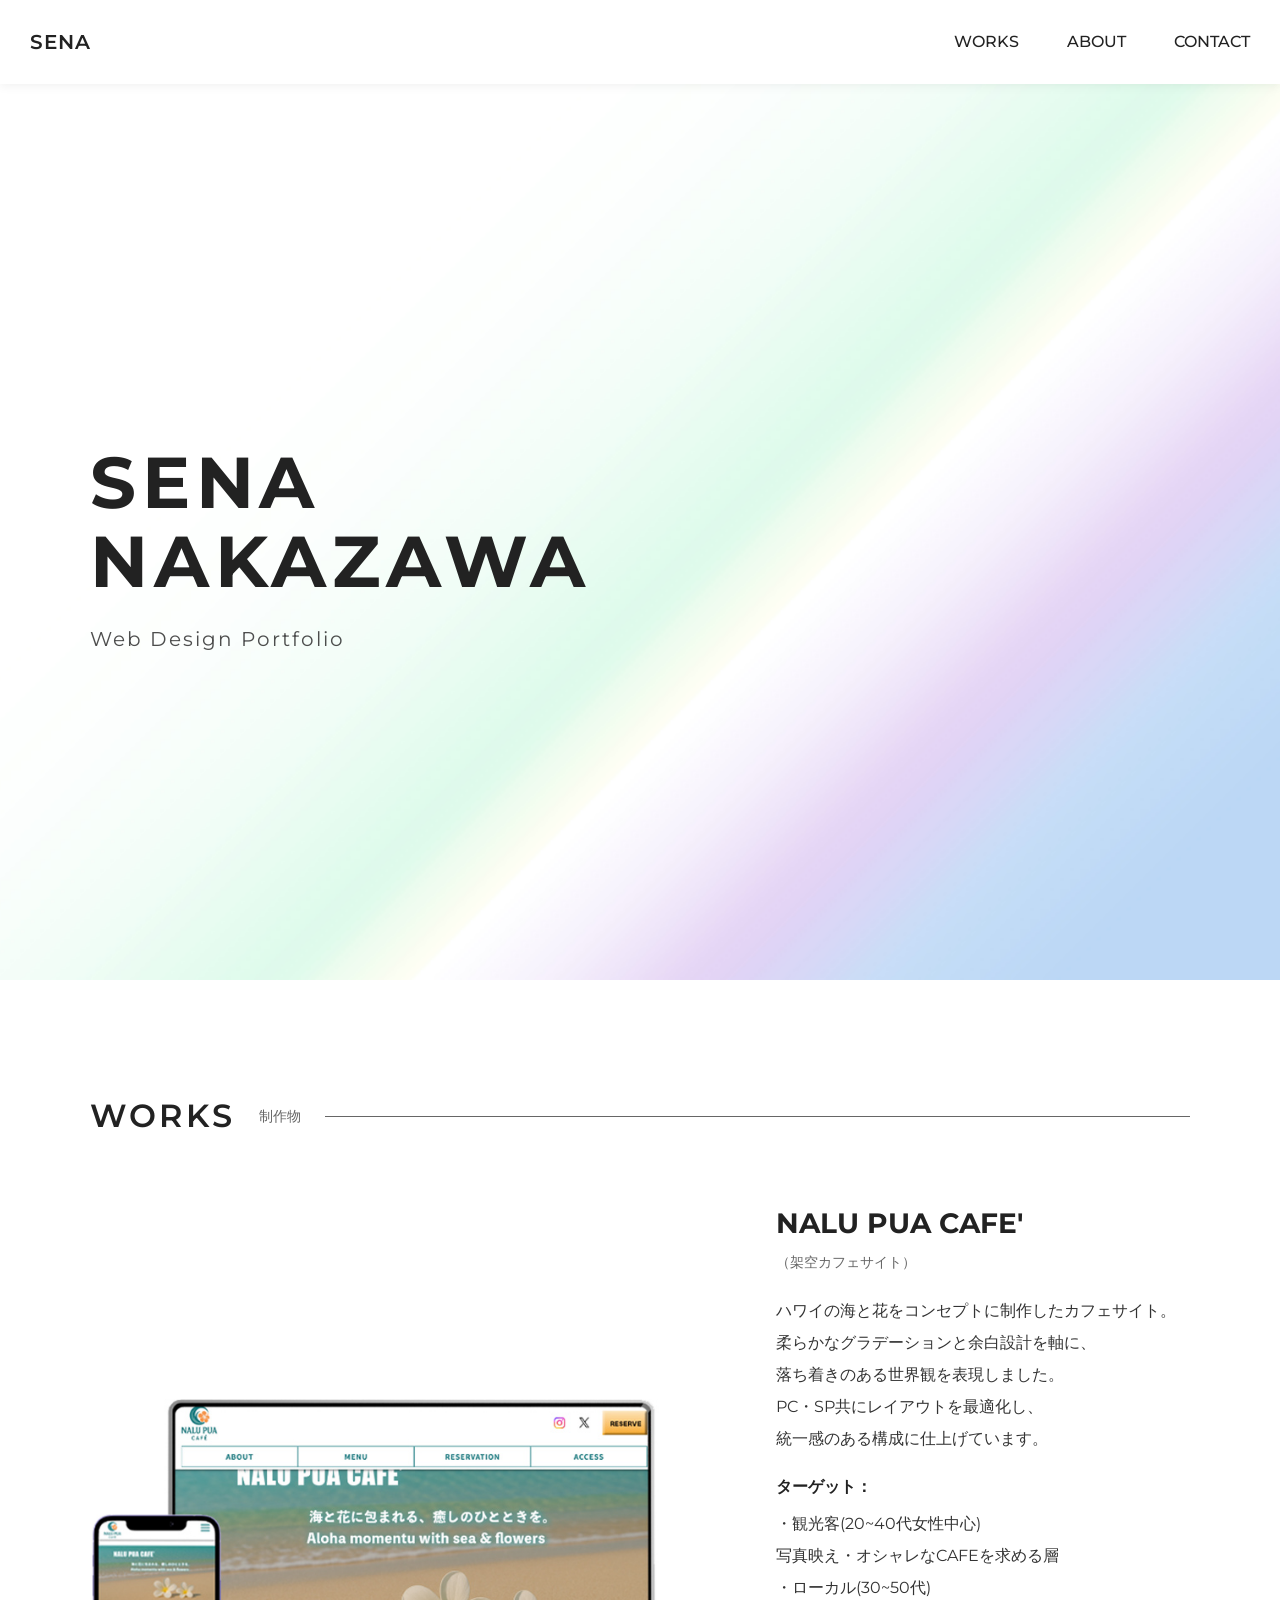
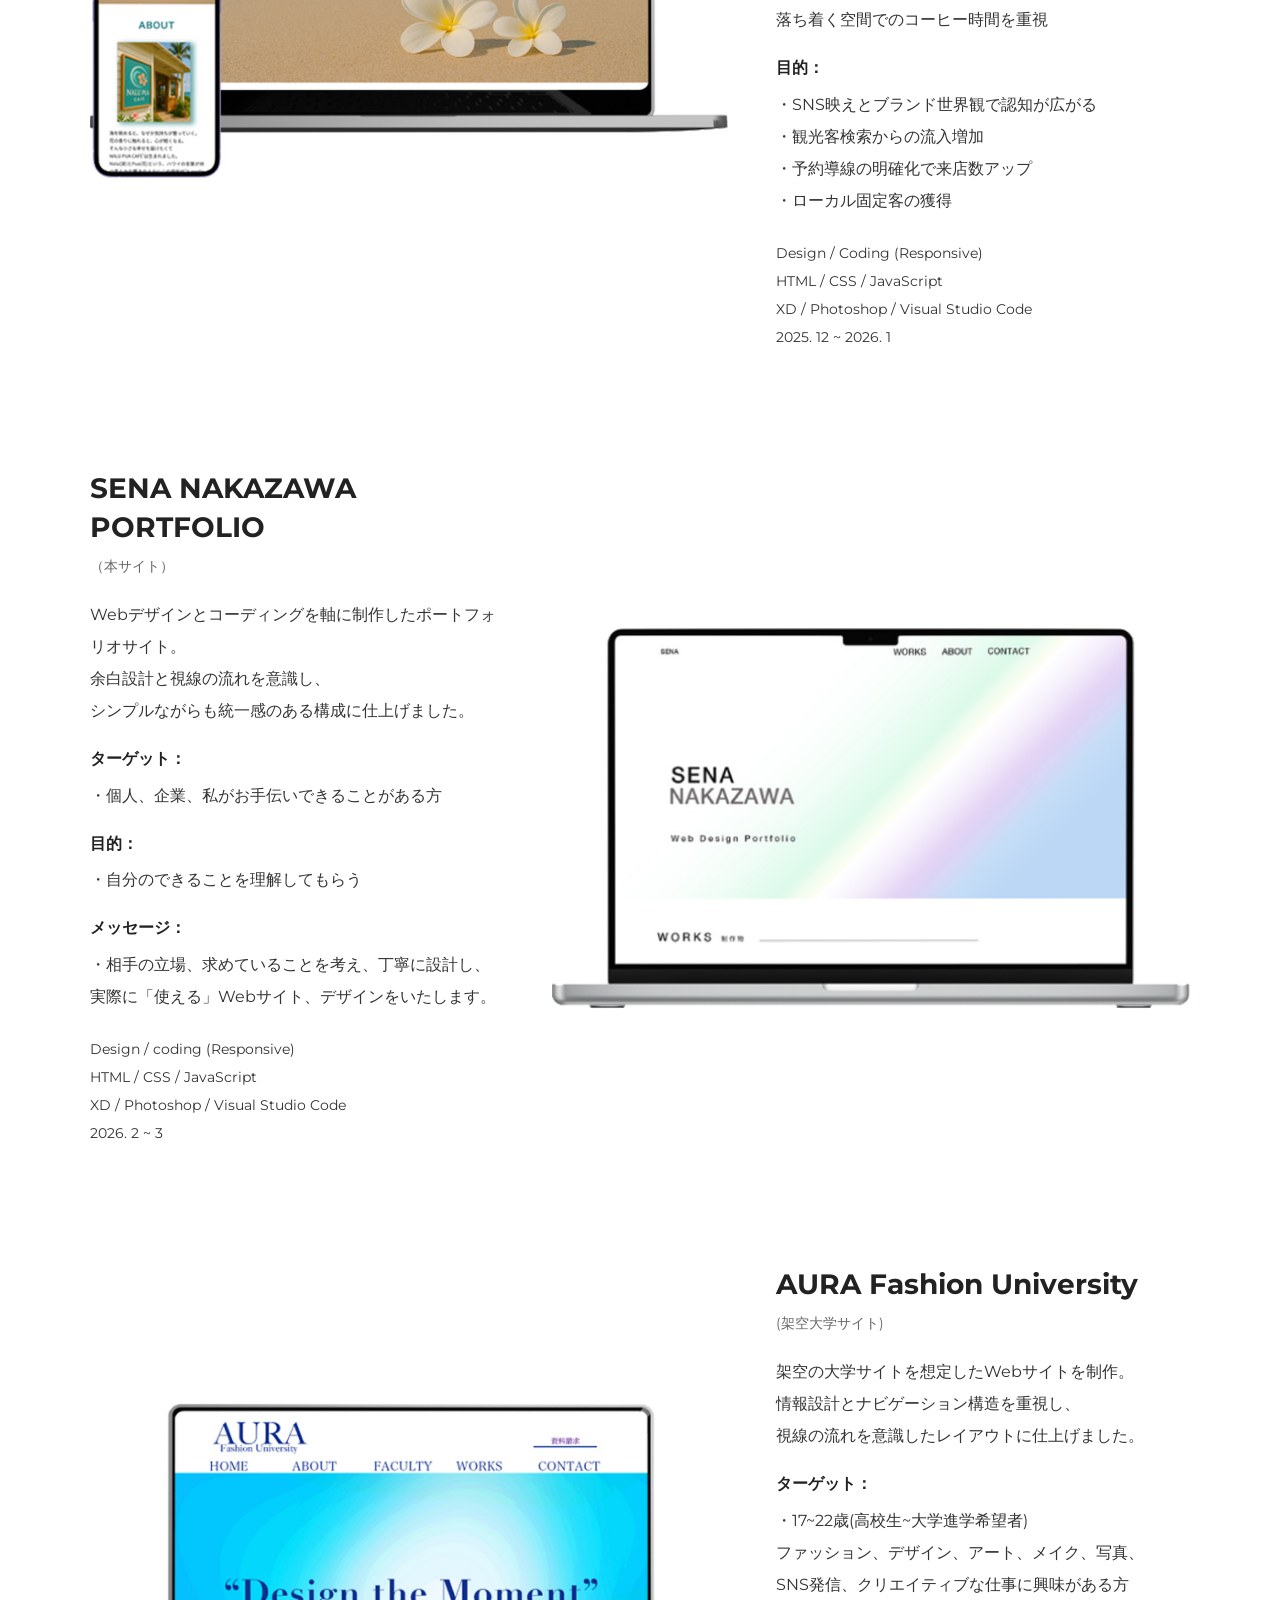
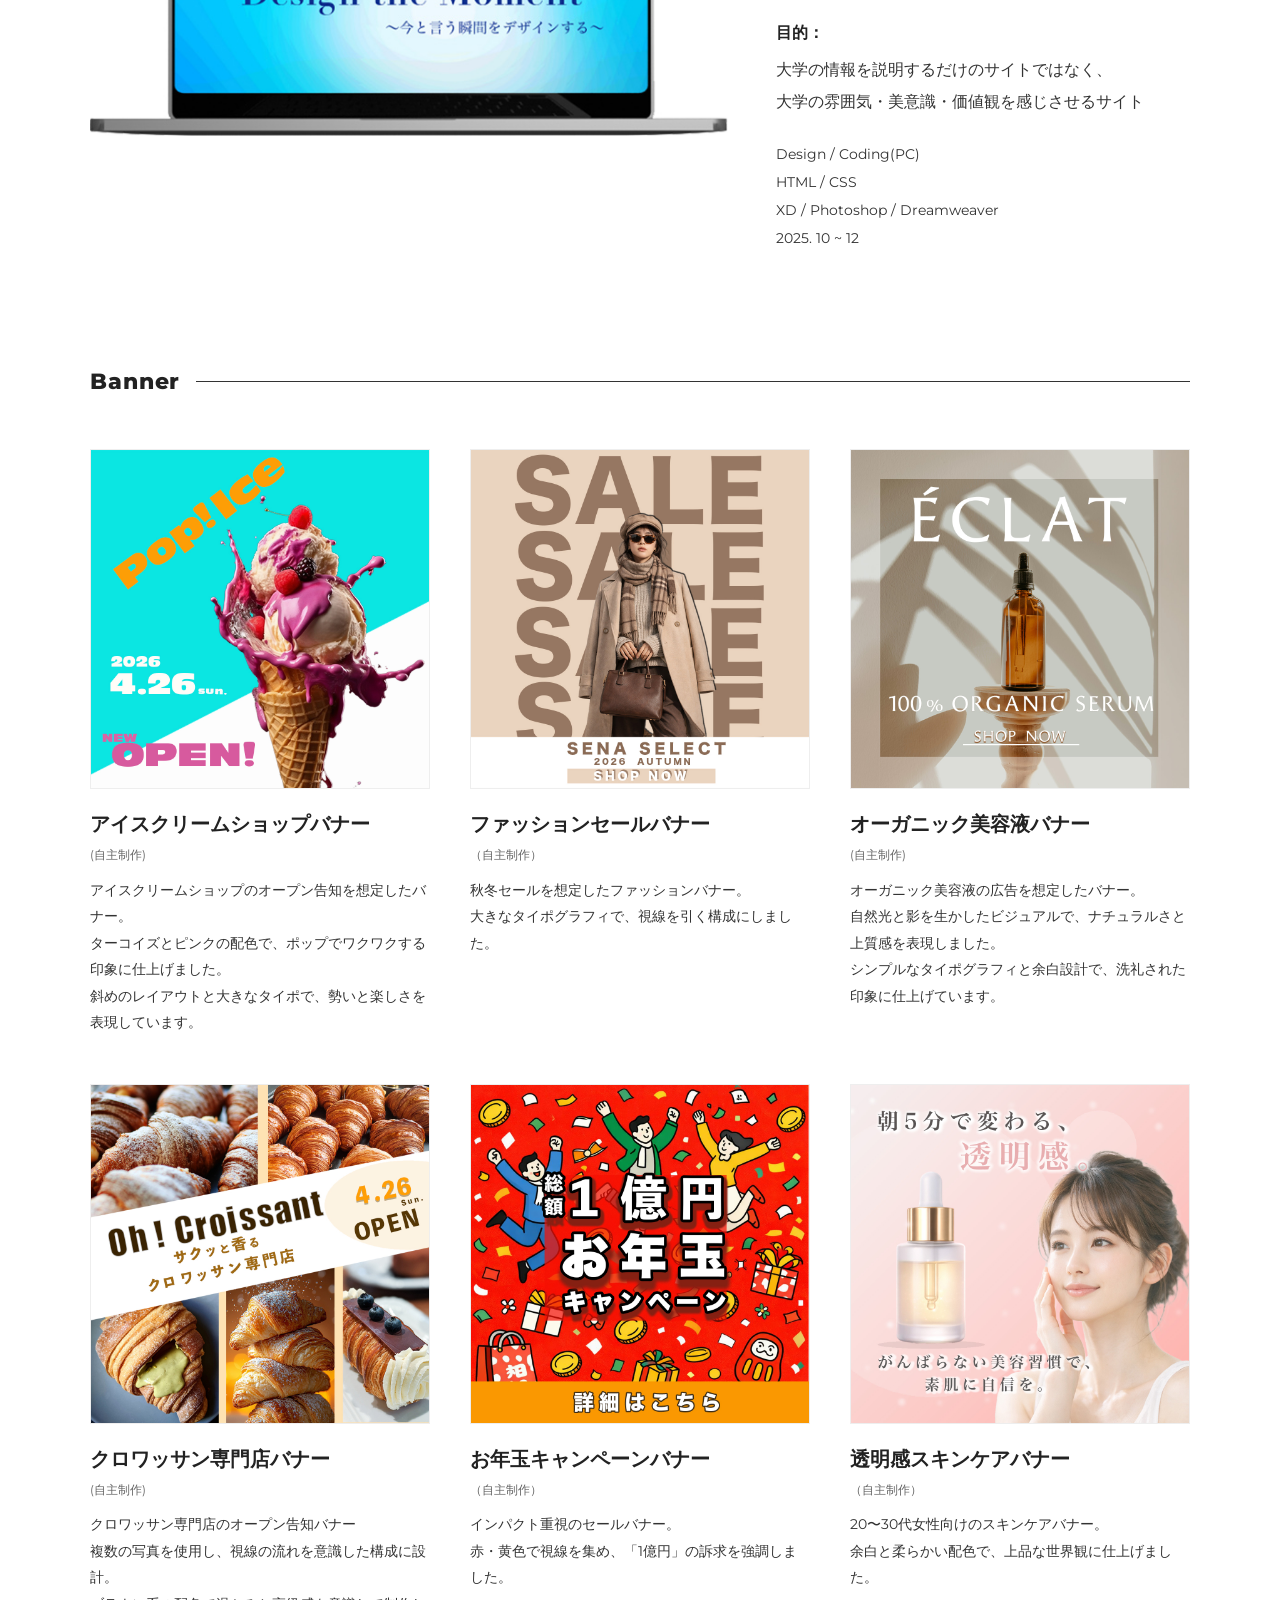
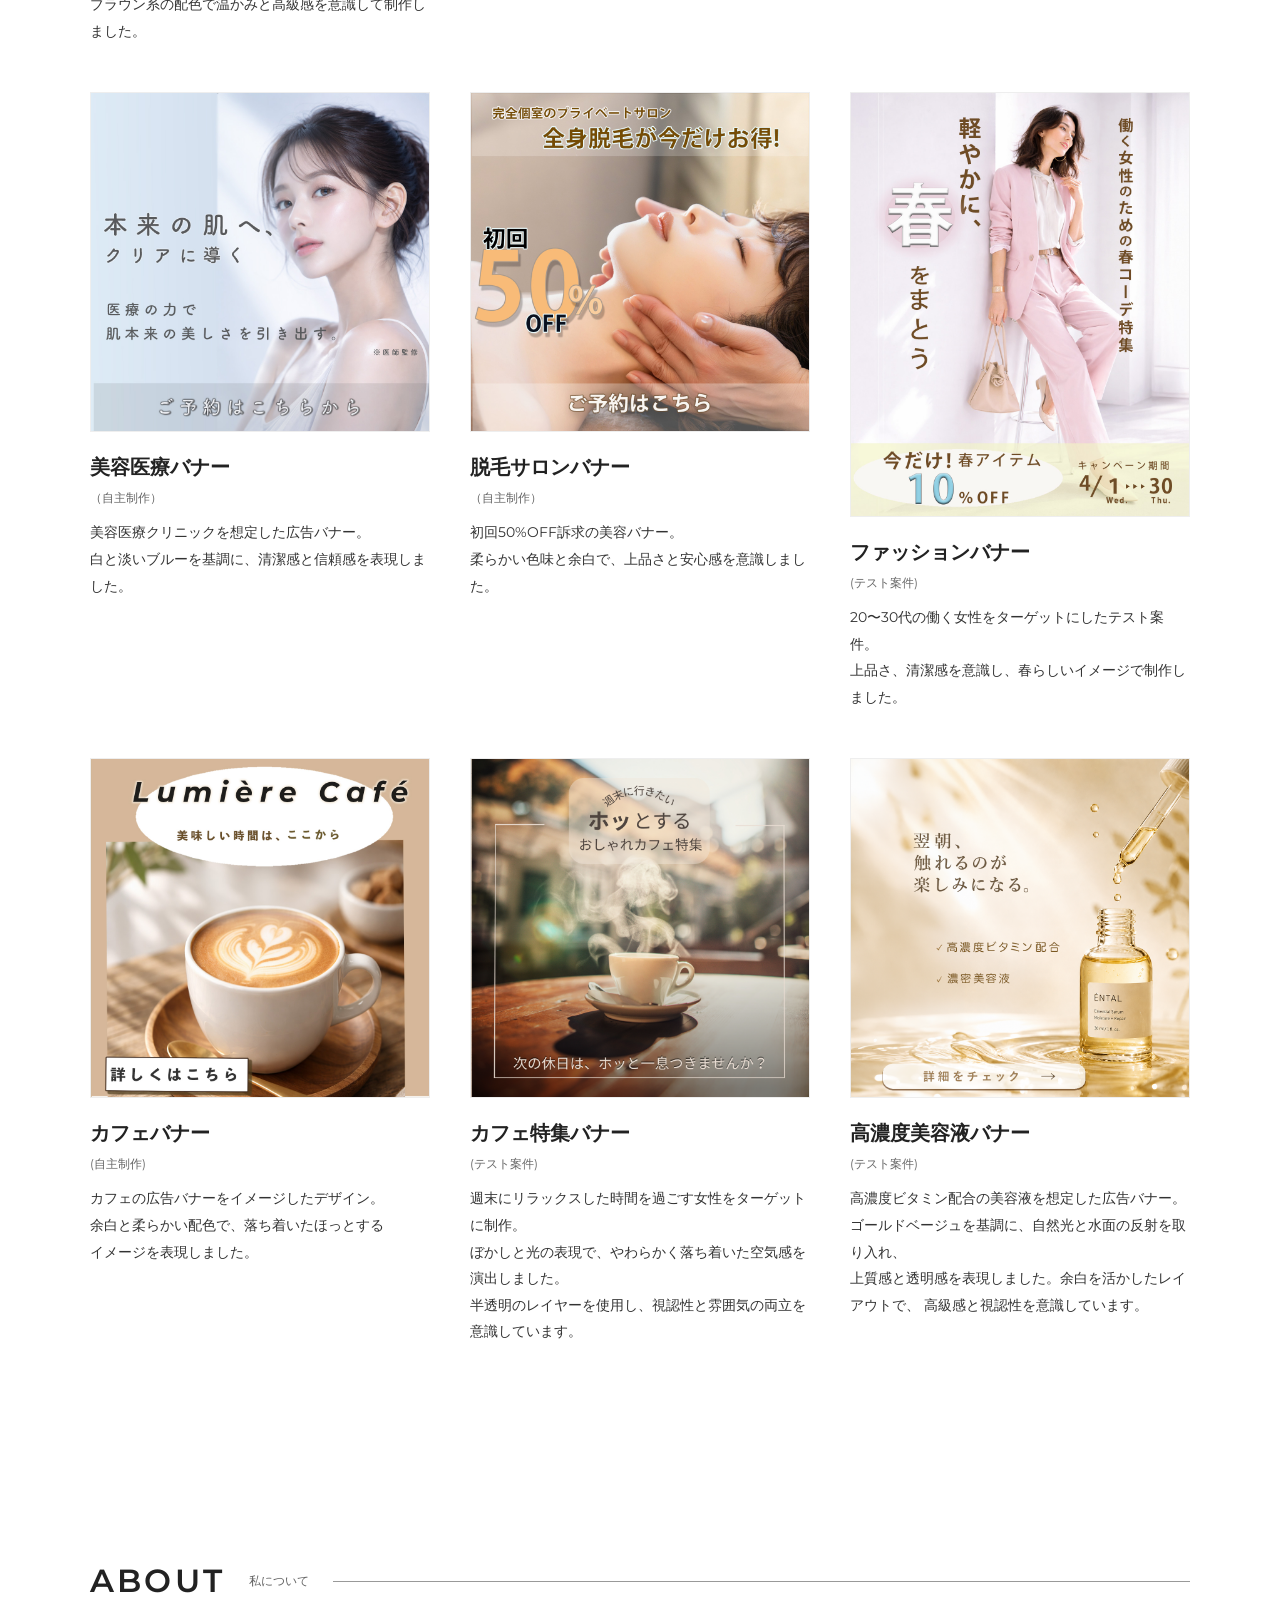
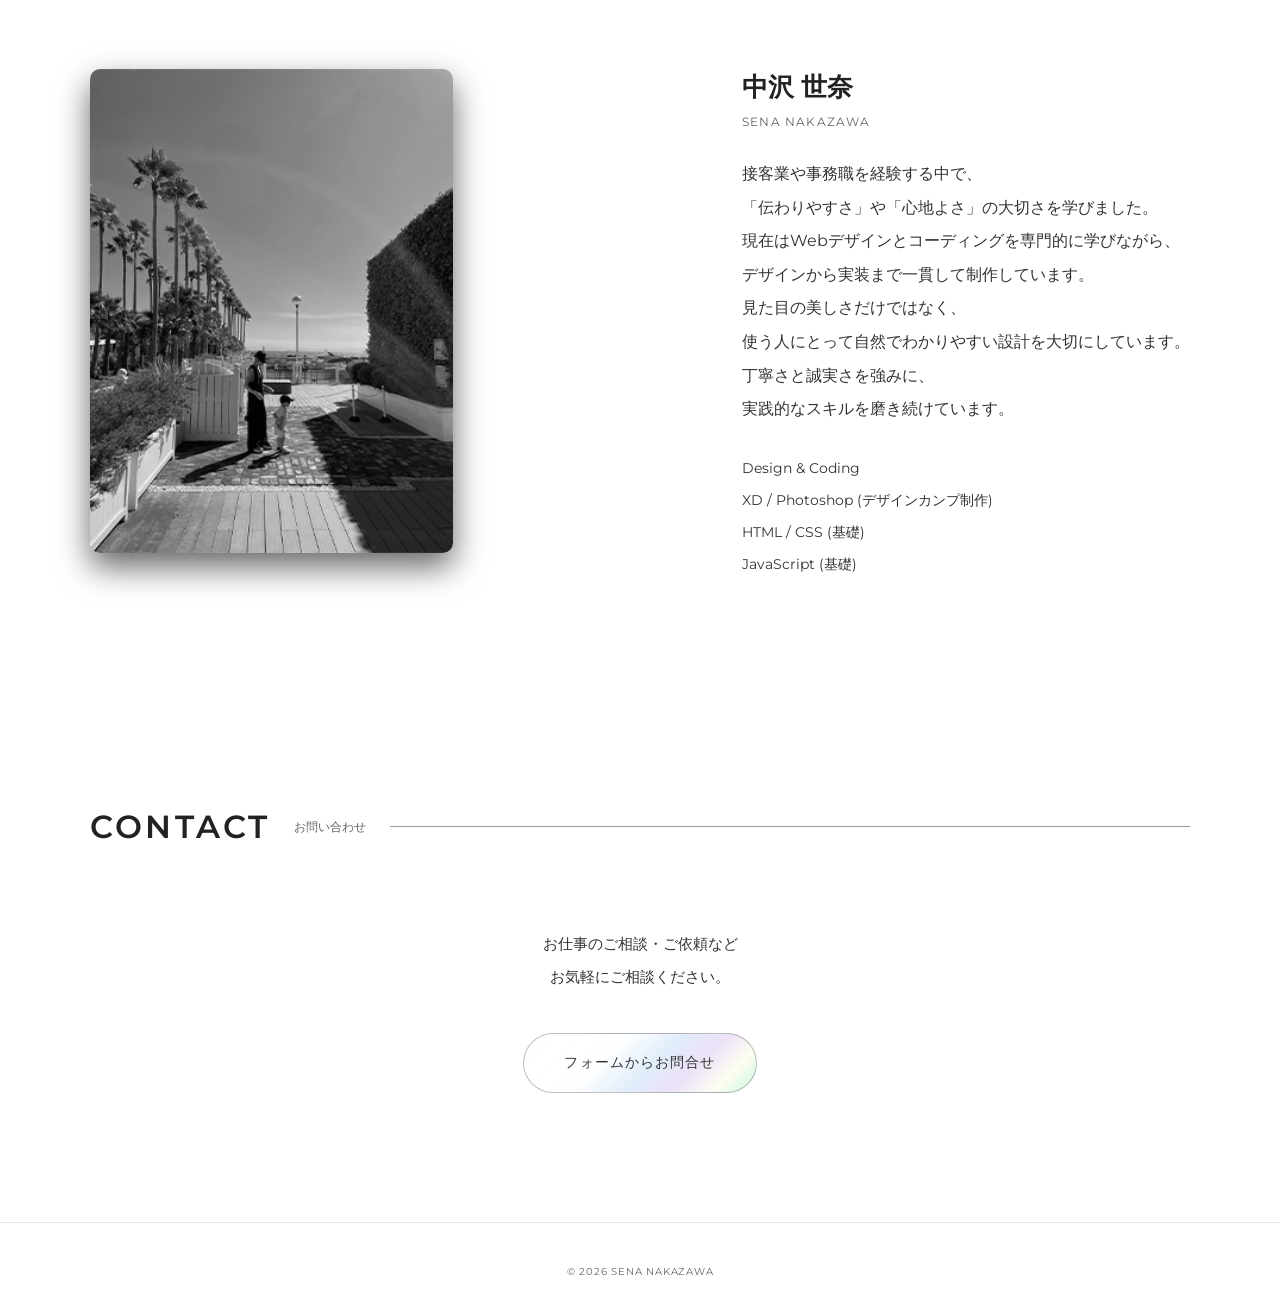
<file: index.html>
<!DOCTYPE html>
<html lang="ja">
<head>
    <meta charset="UTF-8">
    <meta name="viewport" content="width=device-width, initial-scale=1.0">
    <title>SENA NAKAZAWA PORTFOLIO</title>
    <!-- Google fonts -->
     <link rel="preconnect" href="https://fonts.googleapis.com">
     <link rel="preconnect" href="https://fonts.gstatic.com" crossorigin>
     <link href="https://fonts.googleapis.com/css2?family=Montserrat:ital,wght@0,100..900;1,100..900&display=swap" rel="stylesheet">
     <!-- CSS -->
    <link rel="stylesheet" href="css/style.css">
    

</head>
<body>
    <header class="header">
        <div class="header_inner">
            <a class="header_logo" href="#fv">SENA</a>
            <nav class="header_nav" aria-label="グローバルナビゲーション">
                <ul class="header_navList">
                    <li><a class="header_navLink" href="#works">WORKS</a></li>
                    <li><a class="header_navLink" href="#about">ABOUT</a></li>
                    <li><a class="header_navLink" href="#contact">CONTACT</a></li>
                </ul>
            </nav>
            <button class="header_menuBtn" type="button" aria-label="メニューを開く" aria-expanded="false" aria-controls="spMenu">
            <span class="header_menuLine"></span>
            <span class="header_menuLine"></span>
            <span class="header_menuLine"></span>
            </button>
        </div>
    </header>
    <!-- ハンバーガーメニュー -->
    <div class="spMenu" id="spMenu" aria-hidden="true">
        <!-- ハンバーガー背景 -->
        <div class="spMenu_bg" aria-hidden="true"></div>
        <!-- メニュー本体 -->
        <div class="spMenu_panel">
            <button class="spMenu_close" type="button">
                <span class="spMenu_closeLine"></span>
                <span class="spMenu_closeLine"></span>
            </button>
            <nav class="spMenu_nav">
                <ul class="spMenu_list">
                    <li><a class="spMenu_link" href="#works">WORKS</a></li>
                    <li><a class="spMenu_link" href="#about">ABOUT</a></li>
                    <li><a class="spMenu_link" href="#contact">CONTACT</a></li>
                </ul>
            </nav>
        </div>
    </div>
    
    <main>
        <!-- FV -->
        <section  class="fv" id="fv">
           <div class="fv_inner">
            <h1 class="fv_title">SENA<br>NAKAZAWA</h1>
            <p class="fv_sub">Web Design Portfolio</p>
           </div>
        </section>
        <!-- WORKS -->
        <section class="works" id="works">
            <div class="works_inner">
                <div class="works_head">
                <h2 class="works_title">WORKS</h2>
                <p class="works_sub">制作物</p>
                
                </div>
                <div class="works_list">
                   <!-- NALU PUA CAFE' -->
                    <article class="work">
                        <a href="works/nalu/index.html" class="work_img" target="_blank" rel="noopener noreferrer">
                            <img src="images/nalu-pua-cafe.jpg" alt="NALU PUA CAFE のwebサイト">
                        </a>
                        <div class="work_body">
                            <h3 class="work_title">NALU PUA CAFE'</h3>
                            <p class="work_textSub">（架空カフェサイト）</p>
                            <div class="work_text">
                                <p>ハワイの海と花をコンセプトに制作したカフェサイト。</p>
                                <p>柔らかなグラデーションと余白設計を軸に、</p>
                                <p>落ち着きのある世界観を表現しました。</p>
                                <p>PC・SP共にレイアウトを最適化し、</p>
                                <p>統一感のある構成に仕上げています。</p>
                            </div>
                            <div class="work_section">
                                <p class="work_sectionTitle">ターゲット：</p>
                                <div class="work_sectionText">
                                    <p>・観光客(20~40代女性中心)</p>
                                    <p>写真映え・オシャレなCAFEを求める層</p>
                                    <p>・ローカル(30~50代)</p>
                                    <p>落ち着く空間でのコーヒー時間を重視</p>
                                </div>
                                </div>

                                <div class="work_section">
                                    <p class="work_sectionTitle">目的：</p>
                                    <div class="work_sectionText">
                                        <p>・SNS映えとブランド世界観で認知が広がる</p>
                                        <p>・観光客検索からの流入増加</p>
                                        <p>・予約導線の明確化で来店数アップ</p>
                                        <p>・ローカル固定客の獲得</p>
                                    </div>
                                </div>
                        
                            <ul class="work_meta">
                                <li>Design / Coding (Responsive)</li>
                                <li>HTML / CSS / JavaScript</li>
                                <li>XD / Photoshop / Visual Studio Code</li>
                                <li>2025. 12 ~ 2026. 1</li>
                            </ul>
                        
                        </div>
                    </article>
                    <!-- SENA NAKAZAWA PORTFOLIO -->
                    <article class="work reverse">
                        <a href="index.html" class="work_img" target="_blank" rel="noopener noreferrer">
                            <img src="images/pf.jpg" alt="ポートフォリオサイト">
                        </a>
                        <div class="work_body">
                            <h3 class="work_title">SENA NAKAZAWA PORTFOLIO</h3>
                            <p class="work_textSub">（本サイト）</p>
                            <div class="work_text">
                                <p>Webデザインとコーディングを軸に制作したポートフォリオサイト。</p>
                                <p>余白設計と視線の流れを意識し、</p>
                                <p>シンプルながらも統一感のある構成に仕上げました。</p>
                            </div>
                            <div class="work_section">
                                <p class="work_sectionTitle">ターゲット：</p>
                                <div class="work_sectionText">
                                    <p>・個人、企業、私がお手伝いできることがある方</p>
                                </div>
                            </div>
                            <div class="work_section">
                                <p class="work_sectionTitle">目的：</p>
                            <div class="work_sectionText">
                                <p>・自分のできることを理解してもらう</p>
                            </div>
                            </div>
                            <div class="work_section">
                                <p class="work_sectionTitle">メッセージ：</p>
                                <div class="work_sectionText">
                                    <p>・相手の立場、求めていることを考え、丁寧に設計し、</p>
                                    <p>実際に「使える」Webサイト、デザインをいたします。</p>
                                </div>
                            </div>
                           
                                <ul class="work_meta">
                                    <li>Design / coding (Responsive)</li>
                                    <li>HTML / CSS / JavaScript</li>
                                    <li>XD / Photoshop / Visual Studio Code</li>
                                    <li>2026. 2 ~ 3</li>
                                </ul>
                        </div>
                     </article>
                     <!-- AURA Fashion University -->
                      <article class="work">
                        <a href="works/aura/index.html" class="work_img" target="_blank" rel="noopener noreferrer">
                            <img src="images/aura-university.jpg" alt="AURA Fashion Universitywebサイトの制作モック">
                        </a>
                        <div class="work_body">
                            <h3 class="work_title">AURA Fashion University</h3>
                            <p class="work_textSub">(架空大学サイト)</p>
                            <div class="work_text">
                                <p>架空の大学サイトを想定したWebサイトを制作。</p>
                                <p>情報設計とナビゲーション構造を重視し、</p>
                                <p>視線の流れを意識したレイアウトに仕上げました。</p>
                            </div>
                            <div class="work_section">
                                <p class="work_sectionTitle">ターゲット：</p>
                                <div class="work_sectionText">
                                    <p>・17~22歳(高校生~大学進学希望者)</p>
                                    <p>ファッション、デザイン、アート、メイク、写真、</p>
                                    <p>SNS発信、クリエイティブな仕事に興味がある方</p>
                                </div>
                                </div>

                                <div class="work_section">
                                    <p class="work_sectionTitle">目的：</p>
                                    <div class="work_sectionText">
                                        <p>大学の情報を説明するだけのサイトではなく、</p>
                                        <p>大学の雰囲気・美意識・価値観を感じさせるサイト</p>
                                    </div>
                                </div>
                            
                                <ul class="work_meta">
                                    <li>Design / Coding(PC)</li>
                                    <li>HTML / CSS</li>
                                    <li>XD / Photoshop / Dreamweaver</li>
                                    <li>2025. 10 ~ 12</li>
                                </ul>
                        </div>
                      </article>

                </div>
               <!-- ===== Banner ===== -->
               <h3 class="works_category">Banner</h3>

                 <div class="banner_grid">
                    <!-- 1 -->
                     <article class="banner_card">
                        <div class="banner_cardImg">
                            <img src="images/banner09.jpg" alt="アイスクリームショップのオープンバナー">
                        </div>
                        <div class="banner_cardBody">
                            <h4 class="banner_cardTitle">アイスクリームショップバナー</h4>
                            <p class="banner_cardSub">(自主制作)</p>
                            <p class="banner_cardText">
                                アイスクリームショップのオープン告知を想定したバナー。<br>
                                ターコイズとピンクの配色で、ポップでワクワクする印象に仕上げました。<br>
                                斜めのレイアウトと大きなタイポで、勢いと楽しさを表現しています。
                            </p>
                        </div>
                     </article>

                   <!-- 2 -->
                   <article class="banner_card">
                   <div class="banner_cardImg">
                   <img src="images/banner05.jpg" alt="ファッションセールバナー">
                   </div>
                   <div class="banner_cardBody">
                    <h4 class="banner_cardTitle">ファッションセールバナー</h4>
                    <p class="banner_cardSub">（自主制作）</p>
                    <p class="banner_cardText">
                      秋冬セールを想定したファッションバナー。<br>
                      大きなタイポグラフィで、視線を引く構成にしました。
                    </p>
                   </div>
                  </article>
                  <!-- 3 -->
                   <article class="banner_card">
                    <div class="banner_cardImg">
                        <img src="images/banner10.jpg" alt="オーガニック美容液バナー">
                    </div>
                    <div class="banner_cardBody">
                        <h4 class="banner_cardTitle">オーガニック美容液バナー</h4>
                        <p class="banner_cardSub">(自主制作)</p>
                        <p class="banner_cardText">
                            オーガニック美容液の広告を想定したバナー。<br>
                            自然光と影を生かしたビジュアルで、ナチュラルさと上質感を表現しました。<br>
                            シンプルなタイポグラフィと余白設計で、洗礼された印象に仕上げています。
                        </p>
                    </div>
                   </article>
                  <!-- 4 -->
                   <article class="banner_card">
                    <div class="banner_cardImg">
                        <img src="images/banner_08.jpg" alt="クロワッサン専門店バナー">
                    </div>
                    <div class="banner_cardBody">
                        <h4 class="banner_cardTitle">クロワッサン専門店バナー</h4>
                        <p class="banner_cardSub">(自主制作)</p>
                        <p class="banner_cardText">
                            クロワッサン専門店のオープン告知バナー<br>
                            複数の写真を使用し、視線の流れを意識した構成に設計。<br>
                            ブラウン系の配色で温かみと高級感を意識して制作しました。
                        </p>
                    </div>
                   </article>
                    <!-- 5-->
                    <article class="banner_card">
                     <div class="banner_cardImg">
                     <img src="images/banner02.jpg" alt="お年玉キャンペーンバナー">
                      </div>
                        <div class="banner_cardBody">
                        <h4 class="banner_cardTitle">お年玉キャンペーンバナー</h4>
                         <p class="banner_cardSub">（自主制作）</p>
                         <p class="banner_cardText">
                            インパクト重視のセールバナー。<br>
                            赤・黄色で視線を集め、「1億円」の訴求を強調しました。
                         </p>
                        </div>
                     </article>
                     <!-- 6-->
                     <article class="banner_card">
                       <div class="banner_cardImg">
                        <img src="images/banner03.jpg" alt="透明感スキンケアバナー">
                       </div>
                         <div class="banner_cardBody">
                          <h4 class="banner_cardTitle">透明感スキンケアバナー</h4>
                           <p class="banner_cardSub">（自主制作）</p>
                           <p class="banner_cardText">
                             20〜30代女性向けのスキンケアバナー。<br>
                             余白と柔らかい配色で、上品な世界観に仕上げました。
                             </p>
                          </div>
                      </article>

                      <!-- 7-->
                    <article class="banner_card">
                    <div class="banner_cardImg">
                     <img src="images/banner04.jpg" alt="美容医療バナー">
                    </div>
                    <div class="banner_cardBody">
                    <h4 class="banner_cardTitle">美容医療バナー</h4>
                     <p class="banner_cardSub">（自主制作）</p>
                     <p class="banner_cardText">
                      美容医療クリニックを想定した広告バナー。<br>
                      白と淡いブルーを基調に、清潔感と信頼感を表現しました。
                     </p>
                     </div>
                  </article>

                   <!-- 8-->
                <article class="banner_card">
                       <div class="banner_cardImg">
                         <img src="images/banner01.5.jpg" alt="脱毛サロンバナー">
                          </div>
                          <div class="banner_cardBody">
                           <h4 class="banner_cardTitle">脱毛サロンバナー</h4>
                             <p class="banner_cardSub">（自主制作）</p>
                            <p class="banner_cardText">
                               初回50%OFF訴求の美容バナー。<br>
                            柔らかい色味と余白で、上品さと安心感を意識しました。
                            </p>
                         </div>
                      </article>
                  <!-- 9-->
                   <article class="banner_card">
                    <div class="banner_cardImg">
                        <img src="images/banner06.jpg" alt="ファッションバナー">
                    </div>
                    <div class="banner_cardBody">
                        <h4 class="banner_cardTitle">ファッションバナー</h4>
                        <p class="banner_cardSub">(テスト案件)</p>
                        <p class="banner_cardText">
                            20〜30代の働く女性をターゲットにしたテスト案件。<br>
                            上品さ、清潔感を意識し、春らしいイメージで制作しました。
                        </p>
                    </div>
                   </article>

                   <!-- 10 -->
                    <article class="banner_card">
                        <div class="banner_cardImg">
                            <img src="images/banner07.jpg" alt="カフェバナー">
                        </div>
                        <div class="banner_cardBody">
                            <h4 class="banner_cardTitle">カフェバナー</h4>
                            <p class="banner_cardSub">(自主制作)</p>
                            <p class="banner_cardText">
                                カフェの広告バナーをイメージしたデザイン。<br>
                                余白と柔らかい配色で、落ち着いたほっとする<br>
                                イメージを表現しました。
                            </p>
                        </div>
                    </article>
                    <!-- 11 -->
                     <article class="banner_card">
                        <div class="banner_cardImg">
                            <img src="images/banner11.png" alt="カフェ特集バナー">
                        </div>
                        <div class="banner_cardBody">
                             <h4 class="banner_cardTitle">カフェ特集バナー</h4>
                             <p class="banner_cardSub">(テスト案件)</p>
                              <p class="banner_cardText">
                                週末にリラックスした時間を過ごす女性をターゲットに制作。<br>
                                ぼかしと光の表現で、やわらかく落ち着いた空気感を演出しました。<br>
                                半透明のレイヤーを使用し、視認性と雰囲気の両立を意識しています。
                              </p>
                        </div>
                     </article>
                     <article class="banner_card">
                        <div class="banner_cardImg">
                             <img src="images/banner13.png" alt="美容液広告バナー">
                        </div>
                       <div class="banner_cardBody">
                        <h4 class="banner_cardTitle">高濃度美容液バナー</h4>
                        <p class="banner_cardSub">(テスト案件)</p>
                        <p class="banner_cardText">
                           高濃度ビタミン配合の美容液を想定した広告バナー。<br>
                           ゴールドベージュを基調に、自然光と水面の反射を取り入れ、<br>
                           上質感と透明感を表現しました。余白を活かしたレイアウトで、
                           高級感と視認性を意識しています。
                        </p>
                       </div>
                 </article>

                 </div>
        </section>
        <!-- ABOUT -->
        <section class="about" id="about">
            <div class="about_inner">
                <div class="about_head">
                 <h2 class="about_title">ABOUT</h2>
                 <p class="about_sub">私について</p>
                </div>

                <div class="about_content">
                    <div class="about_img">
                        <img src="images/about-photo.jpg" alt="中沢 世奈の紹介">
                    </div>
                    <div class="about_body">
                        <h3 class="about_name">中沢 世奈</h3>
                        <p class="about_nameSub">SENA NAKAZAWA</p>
                        <div class="about_text">
                            <p>接客業や事務職を経験する中で、</p>
                            <p>「伝わりやすさ」や「心地よさ」の大切さを学びました。</p>
                            <p>現在はWebデザインとコーディングを専門的に学びながら、</p>
                            <p>デザインから実装まで一貫して制作しています。</p>
                            <p>見た目の美しさだけではなく、</p>
                            <p>使う人にとって自然でわかりやすい設計を大切にしています。</p>
                            <p>丁寧さと誠実さを強みに、</p>
                            <p>実践的なスキルを磨き続けています。</p>
                            
                        </div>
                        <ul class="about_list">
                            <li>Design & Coding</li>
                            <li>XD / Photoshop (デザインカンプ制作)</li>
                            <li> HTML / CSS (基礎)</li>
                            <li>JavaScript (基礎)</li>
                        </ul>
                    </div>
                </div>
            </div>


        </section>
        <!-- CONTACT -->
        <section class="contact" id="contact">
            <div class="contact_inner">

                <div class="contact_head">
                    <h2 class="contact_title">CONTACT</h2>
                    <p class="contact_sub">お問い合わせ</p>
                </div>

                <div class="contact_body">
                    <p class="contact_text">
                        お仕事のご相談・ご依頼など<br>
                        お気軽にご相談ください。
                    </p>
                    <a class="contact_btn" href="https://forms.gle/LeryociqWwJVybUQA" target="_blank" rel="noopener">フォームからお問合せ</a>
                </div>
            </div>
        </section>
    </main>

    <!-- FOOTER -->
    <footer class="footer">
        <div class="footer_inner">
            <p class="footer_copy">
                &copy; 2026 SENA NAKAZAWA
            </p>

        </div>
    </footer>

<script>
    // ハンバーガーメニュー

  // ===== SPメニュー開閉 =====

  const menuBtn = document.querySelector('.header_menuBtn');
  const spMenu = document.getElementById('spMenu');
  const closeBtn = document.querySelector('.spMenu_close');
  const bg = document.querySelector('.spMenu_bg');
  const menuLinks = document.querySelectorAll('.spMenu_link');

  const OPEN_CLASS = 'is-open';

  function openMenu() {
    spMenu.classList.add(OPEN_CLASS);
    menuBtn.classList.add(OPEN_CLASS);

    menuBtn.setAttribute('aria-expanded', 'true');
    spMenu.setAttribute('aria-hidden', 'false');

    document.body.classList.add('is-fixed');
  }

  function closeMenu() {
    spMenu.classList.remove(OPEN_CLASS);
    menuBtn.classList.remove(OPEN_CLASS);

    menuBtn.setAttribute('aria-expanded', 'false');
    spMenu.setAttribute('aria-hidden', 'true');

    document.body.classList.remove('is-fixed');
  }

  function toggleMenu() {
    const isOpen = spMenu.classList.contains(OPEN_CLASS);
    if (isOpen) closeMenu();
    else openMenu();
  }

  // 開く
  if (menuBtn && spMenu) {
    menuBtn.addEventListener('click', toggleMenu);
  }

  // 閉じるボタン
  if (closeBtn) {
    closeBtn.addEventListener('click', closeMenu);
  }

  // 背景クリックで閉じる
  if (bg) {
    bg.addEventListener('click', closeMenu);
  }

  // メニューリンク押したら閉じる
  menuLinks.forEach((link) => {
    link.addEventListener('click', closeMenu);
  });

  // Escで閉じる
  document.addEventListener('keydown', (e) => {
    if (e.key === 'Escape' && spMenu.classList.contains(OPEN_CLASS)) {
      closeMenu();
    }
  });
  
//   WORKS見出しの線アニメーション
const works=document.querySelector('.works');

function showWorksLine(){
    if(!works) return;

    const worksTop=works.getBoundingClientRect().top;
    const windowHeight=window.innerHeight;

    if(worksTop<windowHeight-100){
        works.classList.add('is-show');
    }
    
}
window.addEventListener('scroll',showWorksLine);

showWorksLine();

// WORKSモック画像のフェードアップ
window.addEventListener('load',()=>{

const workItems=document.querySelectorAll('.work');

function showWorkItems(){
workItems.forEach((item)=>{
    const itemTop=item.getBoundingClientRect().top;
    const windowHeight=window.innerHeight;
    if (itemTop<windowHeight-80){
        item.classList.add('is-show');
    }
});
}
window.addEventListener('scroll',showWorkItems);

showWorkItems();
});

// ABOUT見出しの線アニメーション

const about=document.querySelector('.about');
function showAboutLine(){
    if(!about) return;

    const aboutTop=about.getBoundingClientRect().top;
    const windowHeight=window.innerHeight;
    if(aboutTop<windowHeight-100){
        about.classList.add('is-show');
    }
}
window.addEventListener('scroll',showAboutLine);

showAboutLine();    

// CONTACT見出しの線アニメーション

const contact=document.querySelector('.contact');
function showContactLine(){
    if(!contact) return;

const contactTop=contact.getBoundingClientRect().top;
const windowHeight=window.innerHeight;
 if(contactTop<windowHeight-100){
    contact.classList.add('is-show');
 }
}
window.addEventListener('scroll',showContactLine);

showContactLine();


</script>
</body>
</html>
</file>
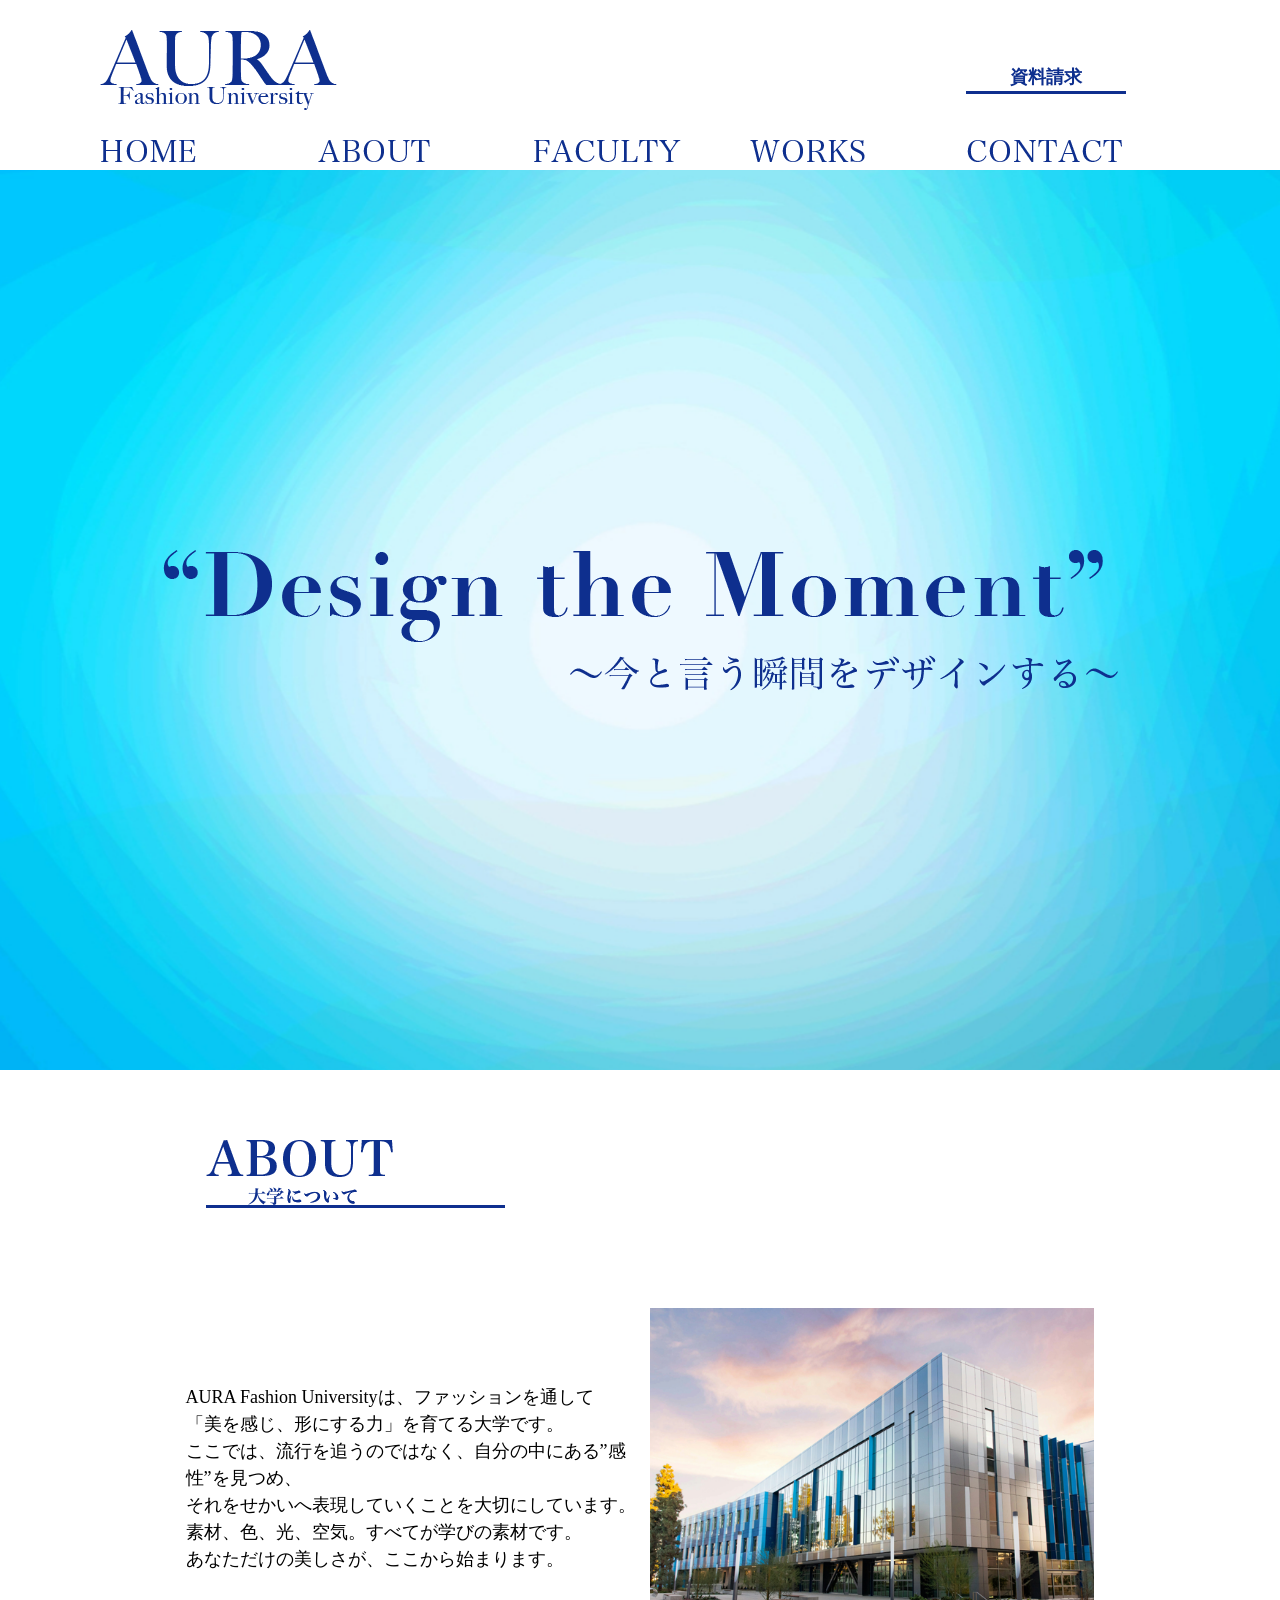
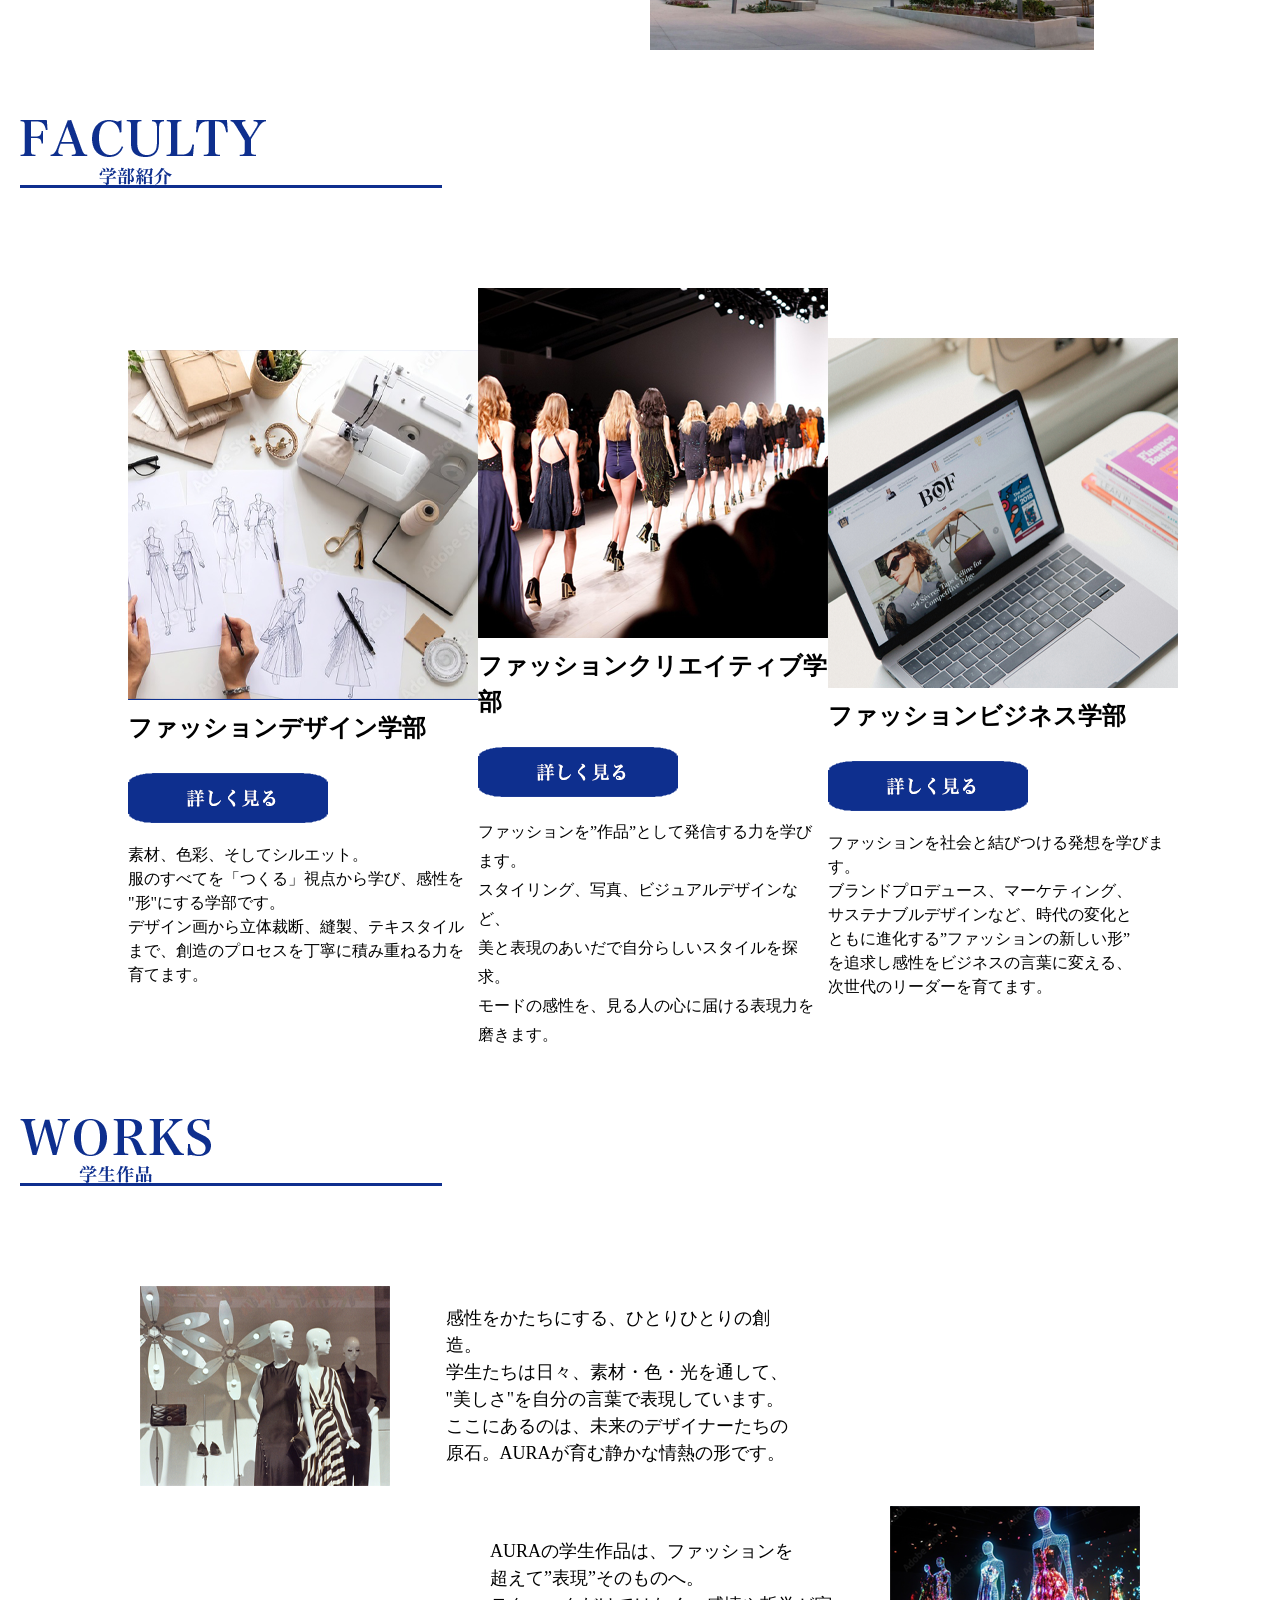
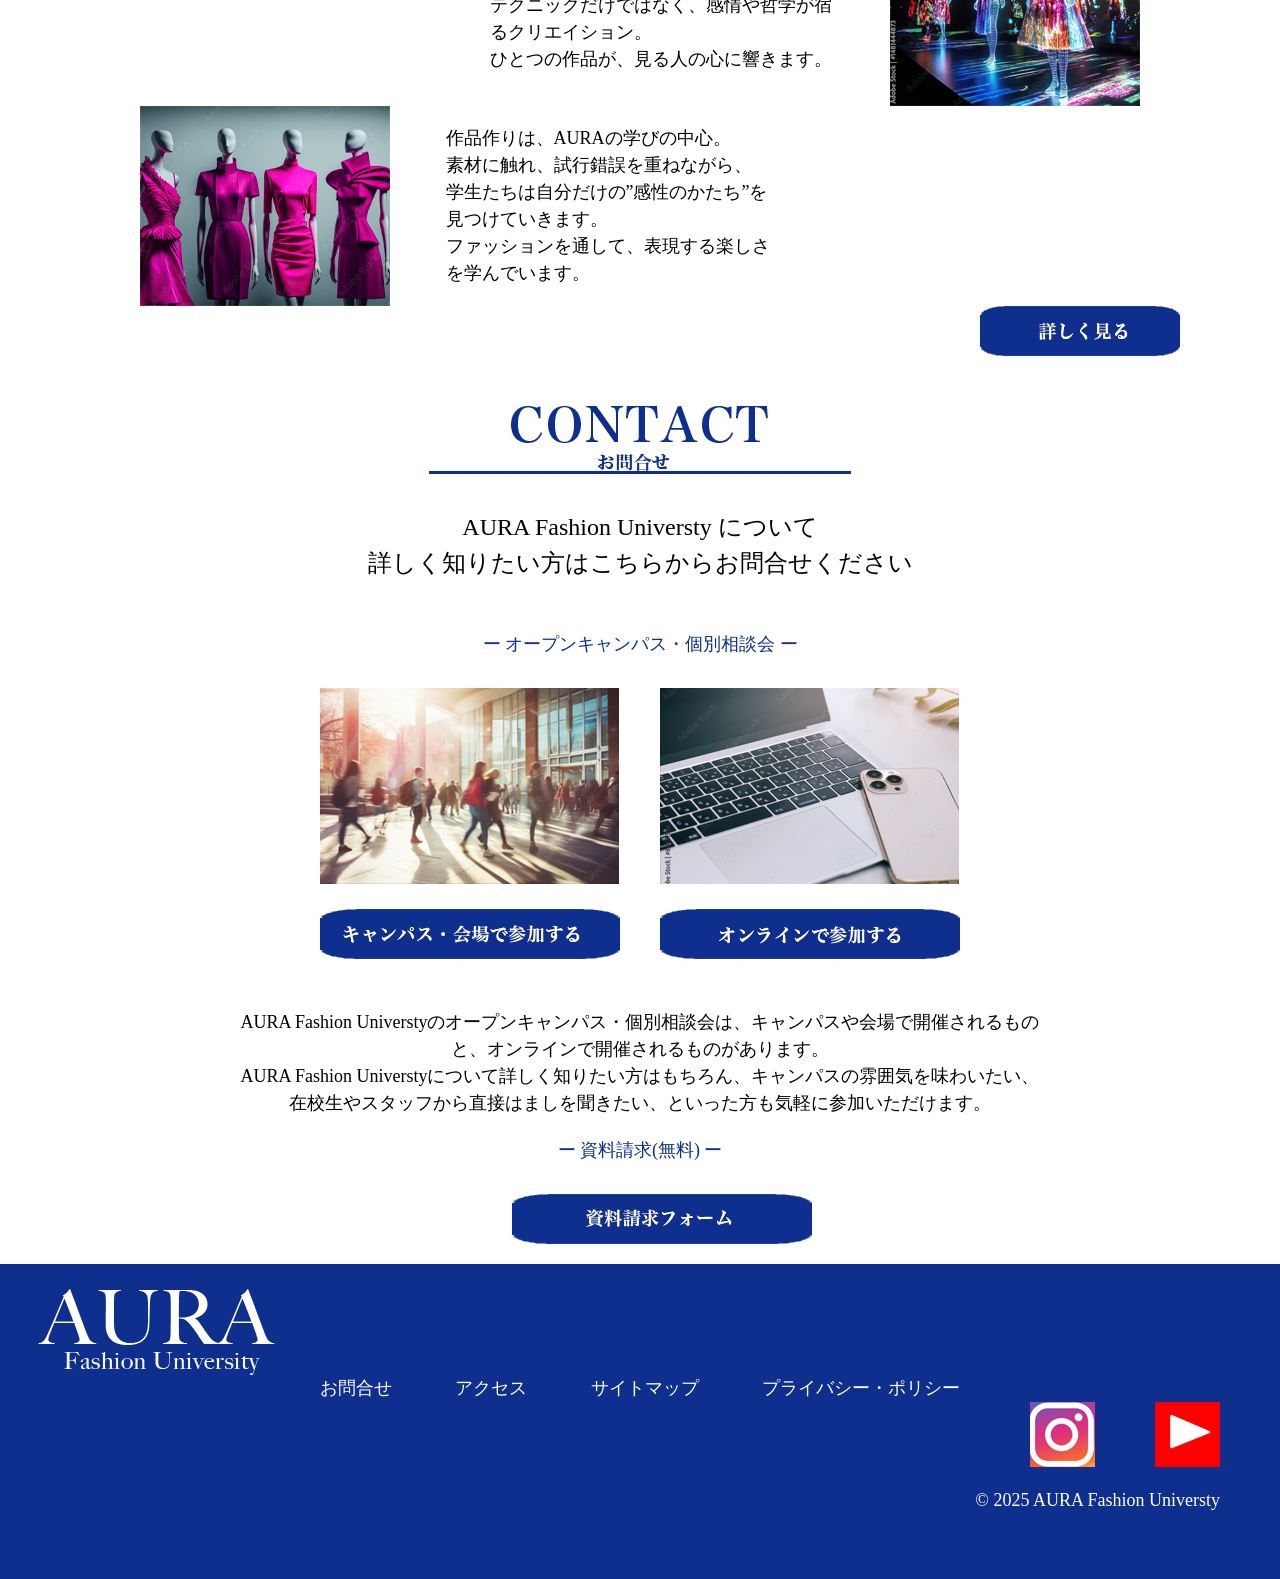
<file: works/aura/index.html>
<!doctype html>
<html lang="ja">
<head>
<meta charset="UTF-8">
<title>AURA FashionUniversity</title>
<link href="common/css/style.css" rel="stylesheet" type="text/css">
</head>

<body>
	<header>
		<div id="header_top">
			<div id="logo"><a href="#"><img src="common/images/logo.png" alt="AURA FashionUniversity"></a></div>
			<div id="headerSub"><a href="#">資料請求</a></div>
		</div>
		<nav id="gNavi">
		  <ul>
			<li><a href="#"><img src="images/gnavi01.png" alt="HOME"></a></li>
			<li><a href="#"><img src="images/gnavi02.png" alt="ABOUT"></a></li>
			<li><a href="#"><img src="images/gnavi03.png" alt="FACLTY"></a></li>
			<li><a href="#"><img src="images/gnavi04.png" alt="WORKS"></a></li>
			  <li><a href="#"><img src="images/gnavi05.png" alt=""></a></li>
		  </ul>
		</nav>
	</header>
	<main>
		<div id="main_box">
		  <div id="mainPhoto">
		<h1><img src="images/main-text.png" alt="Design the Moment"></h1>
		</div>
		  </div>
    <section id="about">
		<h2 class="title_style" id="title1"><img src="about/about.png" alt="ABOUT 大学について"></h2>
		<div id="aboutInner">
			 <div id="aboutText">
			  <p>AURA Fashion Universityは、ファッションを通して</p>
			  <p>「美を感じ、形にする力」を育てる大学です。</p>
			  <p>ここでは、流行を追うのではなく、自分の中にある”感性”を見つめ、</p><p>それをせかいへ表現していくことを大切にしています。</p><p>素材、色、光、空気。すべてが学びの素材です。</p><p>あなただけの美しさが、ここから始まります。</p>
			</div>
		   <div id="about_img"> 
			<img src="about/about-img.png" alt="大学写真">
		   </div>	
		 </div>
			
	</section>
	<section id="faculty">
		<h2 class="title_style"><img src="faculty/faculty.png" alt="FACULTY"></h2>
		   <ul id="faculty_box">
			  <li><img src="faculty/faculty-fd-img.png" alt="ファッションデザイン学部">
			    <h3 class="faculty_1">ファッションデザイン学部</h3>
				 <a href="#" class="faculty_2"><img src="common/images/botan.png" alt="詳しく見る"></a>
				  <div class="faculty_3">
				  <p>素材、色彩、そしてシルエット。</p><p>服のすべてを「つくる」視点から学び、感性を</p><p>"形"にする学部です。</p><p>デザイン画から立体裁断、縫製、テキスタイル</p><p>まで、創造のプロセスを丁寧に積み重ねる力を</p><p>育てます。</p>
		          </div> 
			   </li>
			   <li><img src="faculty/faculty-fc-img.png" alt="ファッションクリエイティブ学部">
				  <h3 class="faculty_1">ファッションクリエイティブ学部</h3>
				    <a href="#" class="faculty_2"><img src="common/images/botan.png" alt="詳しく見る"></a>
				   <div class="faculty_3" id="faculty_fix">
				   <p>ファッションを”作品”として発信する力を学びます。</p><p>スタイリング、写真、ビジュアルデザインなど、</p><p>美と表現のあいだで自分らしいスタイルを探求。</p><p>モードの感性を、見る人の心に届ける表現力を</p><p>磨きます。</p>
				   </div>
		     </li>
			  <li><img src="faculty/faculty-fb-img.png" alt="ファッションビジネス学部">
				 <h3 class="faculty_1">ファッションビジネス学部</h3>
				<a href="#" class="faculty_2"><img src="common/images/botan.png" alt="詳しく見る"></a>
				 <div class="faculty_3">
				    <p>ファッションを社会と結びつける発想を学びます。</p><p>ブランドプロデュース、マーケティング、</p><p>サステナブルデザインなど、時代の変化と</p><p>ともに進化する”ファッションの新しい形”</p><p>を追求し感性をビジネスの言葉に変える、</p><p>次世代のリーダーを育てます。</p>
				  </div>
			 </li>
			</ul>
		</section>
		<section id="works">
		  <h2 class="title_style"><img src="works/works.png" alt="WORKS"></h2>
		   <div id="works_wrapper">
			<div id="works1">
			  <img src="works/works-img1.png" alt="worksimg1">
			  <div>
				<p>感性をかたちにする、ひとりひとりの創造。</p>
				<p>学生たちは日々、素材・色・光を通して、</p>
				<p>"美しさ"を自分の言葉で表現しています。</p>
				<p>ここにあるのは、未来のデザイナーたちの</p>
				<p>原石。AURAが育む静かな情熱の形です。</p> 
			  </div>
			</div>
		    <div id="works2">
			   <div>
				   <p>AURAの学生作品は、ファッションを</p>
				   <p>超えて”表現”そのものへ。</p>
				   <p>テクニックだけではなく、感情や哲学が宿</p>
				   <p>るクリエイション。</p>
				   <p>ひとつの作品が、見る人の心に響きます。</p>
			   </div>
			   <img src="works/works-img2.png" alt="worksimg2">
			</div>
			<div id="works3">
			   <img src="works/works-img3.png" alt="worksimg3">
				<div>
					<p>作品作りは、AURAの学びの中心。</p>
					<p>素材に触れ、試行錯誤を重ねながら、</p>
					<p>学生たちは自分だけの”感性のかたち”を</p>
					<p>見つけていきます。</p>
					<p>ファッションを通して、表現する楽しさ</p>
					<p>を学んでいます。</p>
				</div>
			</div>
		 </div>
		 <a href="#" id="worksbotan"><img src="common/images/botan.png" alt="詳しく見る"></a>
		</section>
		<section id="contact">
		 <h2 class="title_style" id="title_contact"><img src="contact/contact.png" alt="CONTACT"></h2>
			 <div id="contacttext1">
			     <p>AURA Fashion Universty について</p>
				 <p>詳しく知りたい方はこちらからお問合せください</p>
			</div>
			<div id="contacttext2">
			     <p>ー オープンキャンパス・個別相談会 ー </p>
			</div>
			<div id="contactInneer">
		    <div id="campus">
			 <img src="contact/contact-campus.png" alt="campus">
			 <a href="#"><img src="contact/campus-botan.png" alt="campusbotan"></a>
		   </div>
		    <div id="online">
		     <img src="contact/contact-online.png" alt="online">
			 <a href="#"><img src="contact/online-botan.png" alt="onlinebotan"></a>
		    </div>
			</div>
			<div id="contacttext3">
			    <p>AURA Fashion Universtyのオープンキャンパス・個別相談会は、キャンパスや会場で開催されるもの</p>
				<p>と、オンラインで開催されるものがあります。</p>
				<p>AURA Fashion Universtyについて詳しく知りたい方はもちろん、キャンパスの雰囲気を味わいたい、</p>
				<p>在校生やスタッフから直接はましを聞きたい、といった方も気軽に参加いただけます。</p>
			</div>
		<div id="contact_btn">
			   <p>ー 資料請求(無料) ー</p>
			   <a href="#"><img src="contact/form-botan.png" alt="資料請求フォーム"></a>
		</div>
	   </section>	
	</main>
	<footer>
		 <div id="footerLogo"><a href="#"><img src="common/images/footer-logo.png" alt="AURA Fashion Universty"></a>
		</div>
	    <nav id="footerNav">
		<ul>
			<li><a href="#">お問合せ</a></li>
			<li><a href="#">アクセス</a></li>
			<li><a href="#">サイトマップ</a></li>
			<li><a href="#">プライバシー・ポリシー</a></li>
		</ul>
		</nav>
		<div id="icon">
			<ul>
				<li><a href="#"><img src="images/instagram-icon.png" alt=" Instagram"></a></li>
				<li><a href="#"><img src="images/youtube-icon.png" alt=" youtube"></a></li>
			</ul>
		</div>
		
		<p id="copyRight">©️ 2025 AURA Fashion Universty</p>
		
	</footer>
</body>
</html>
</file>
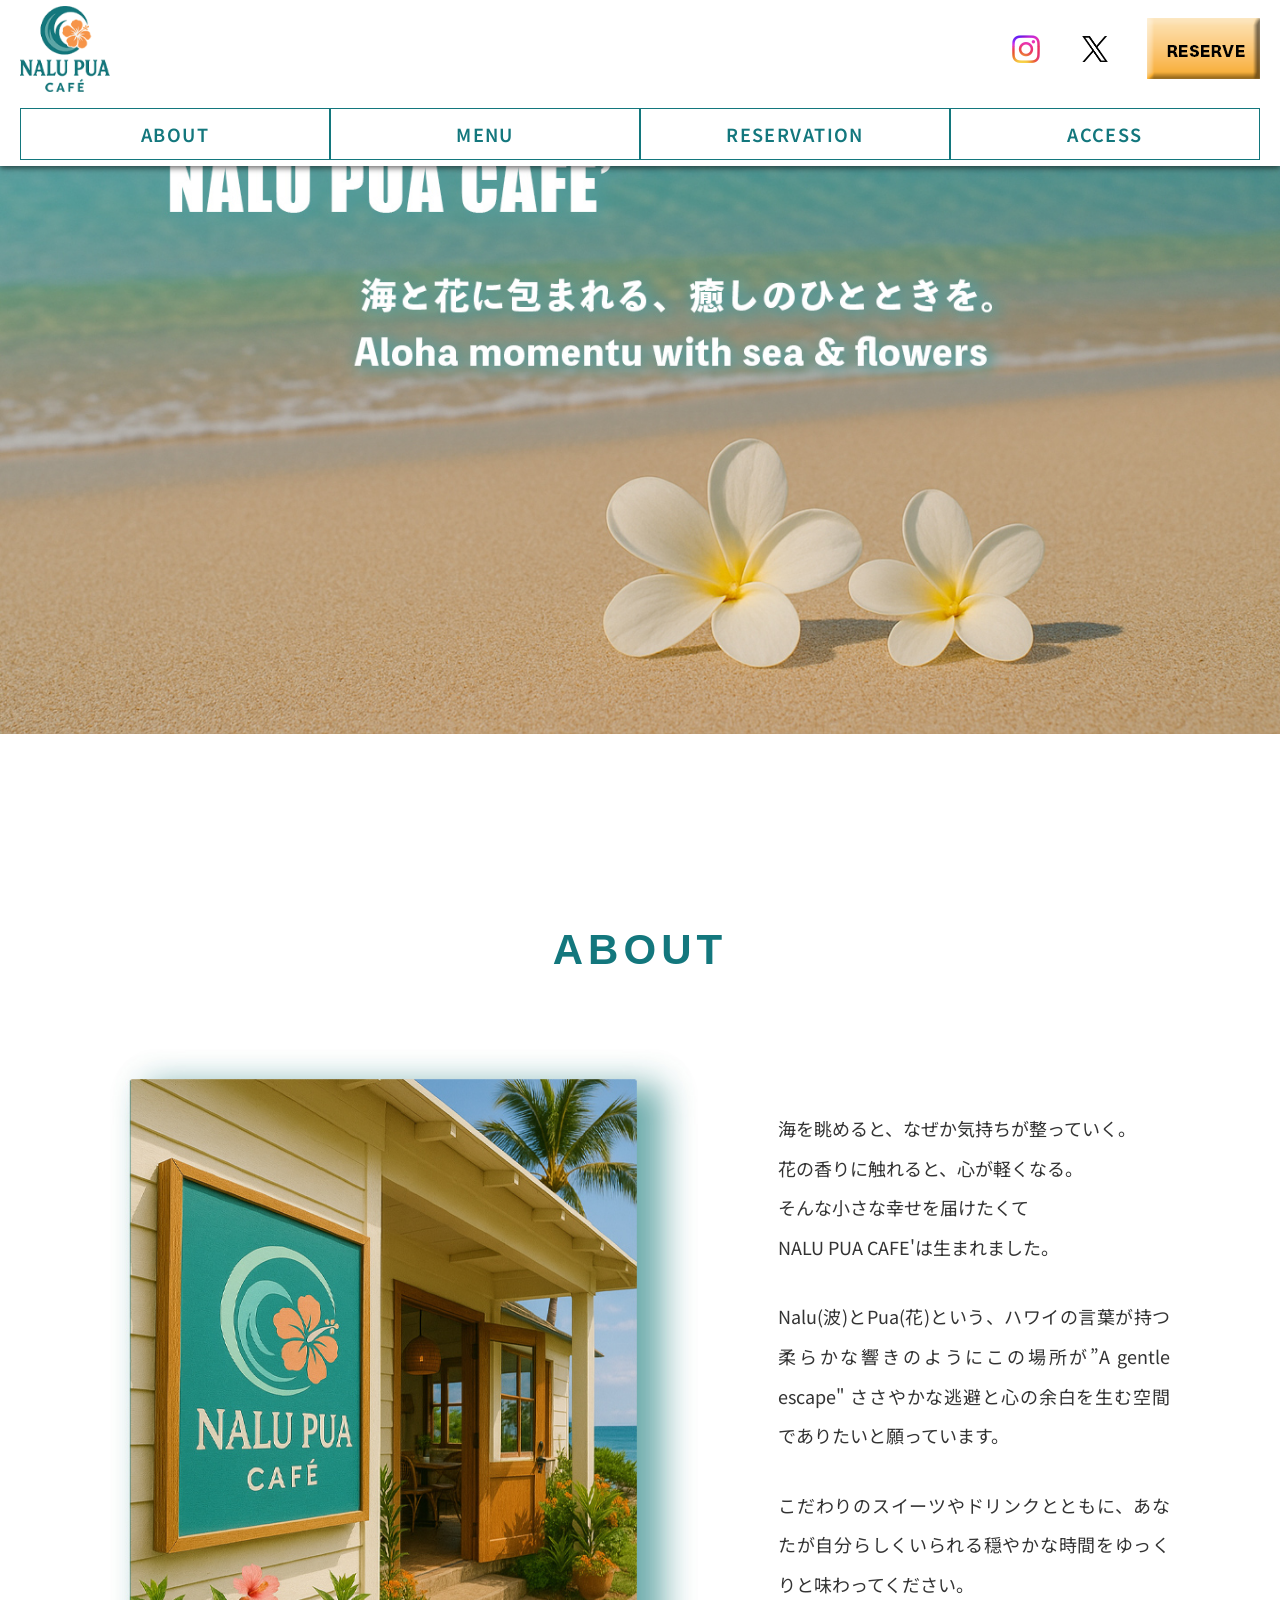
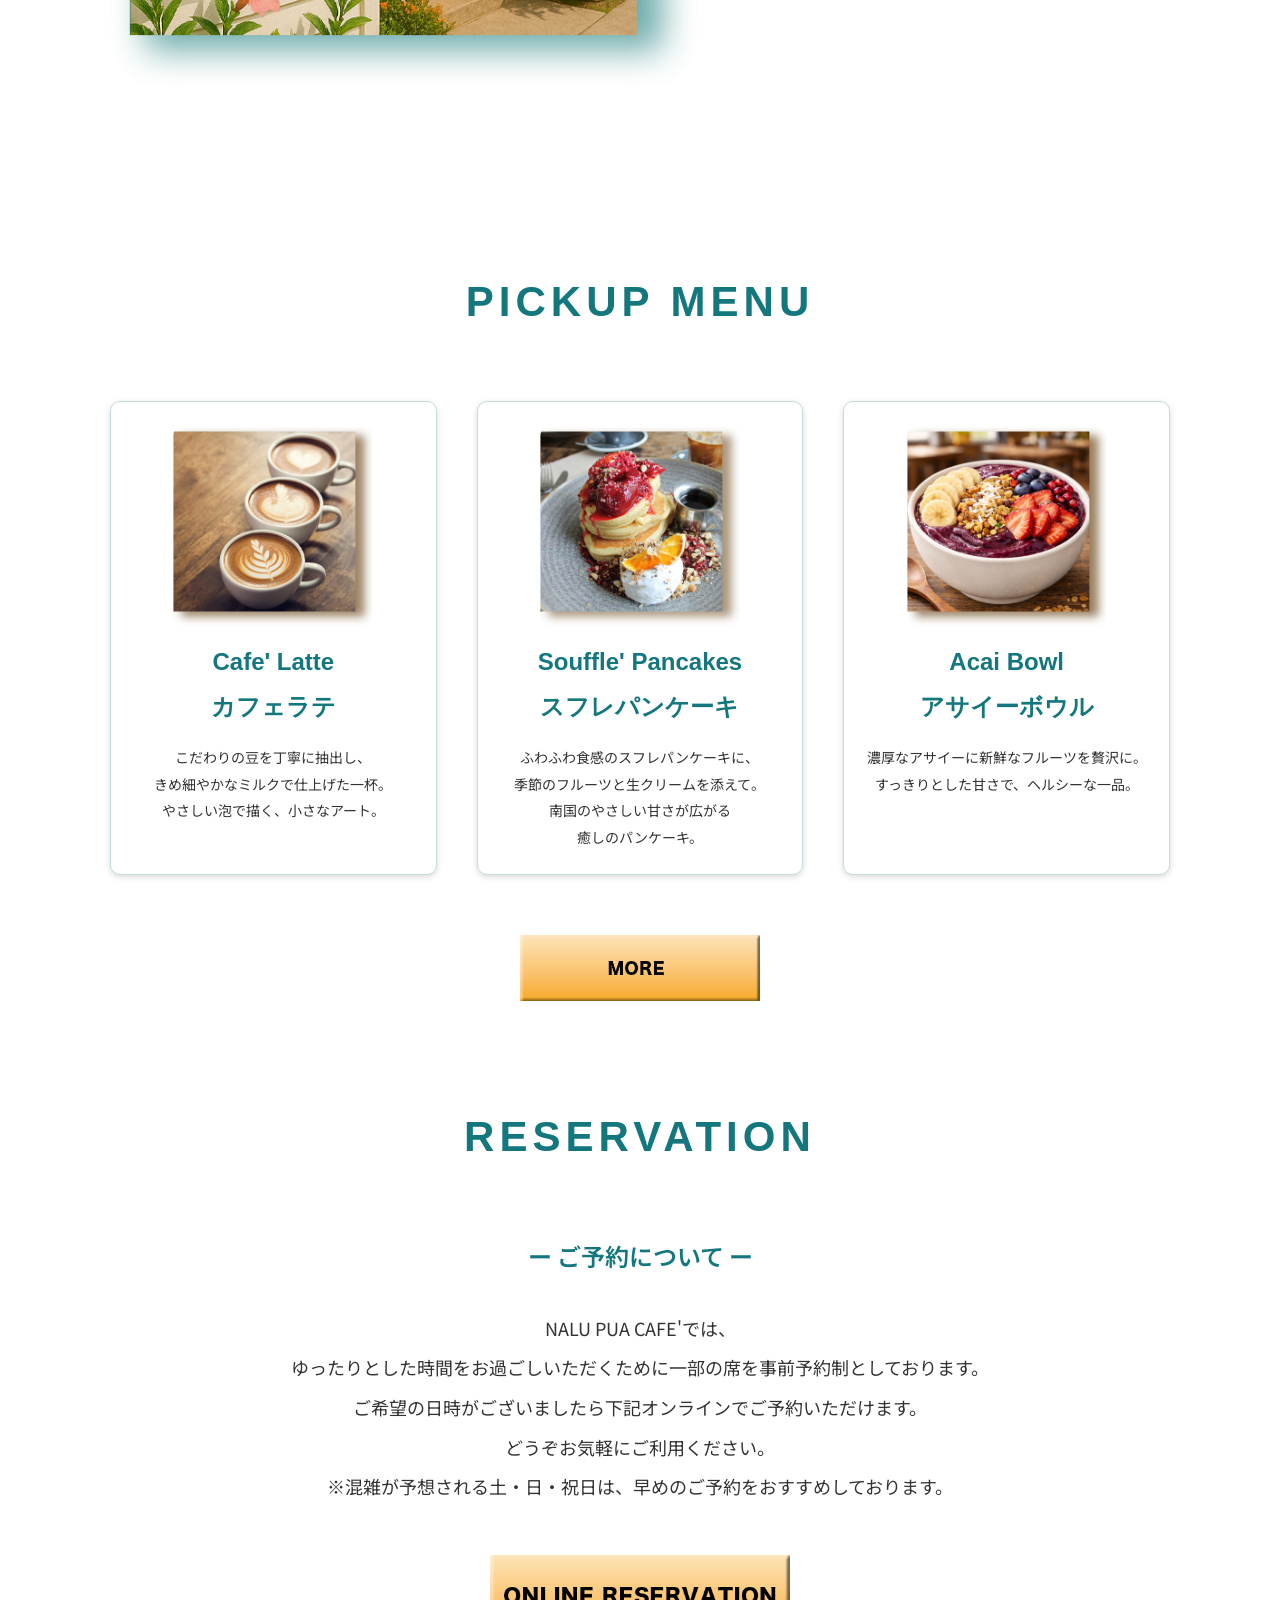
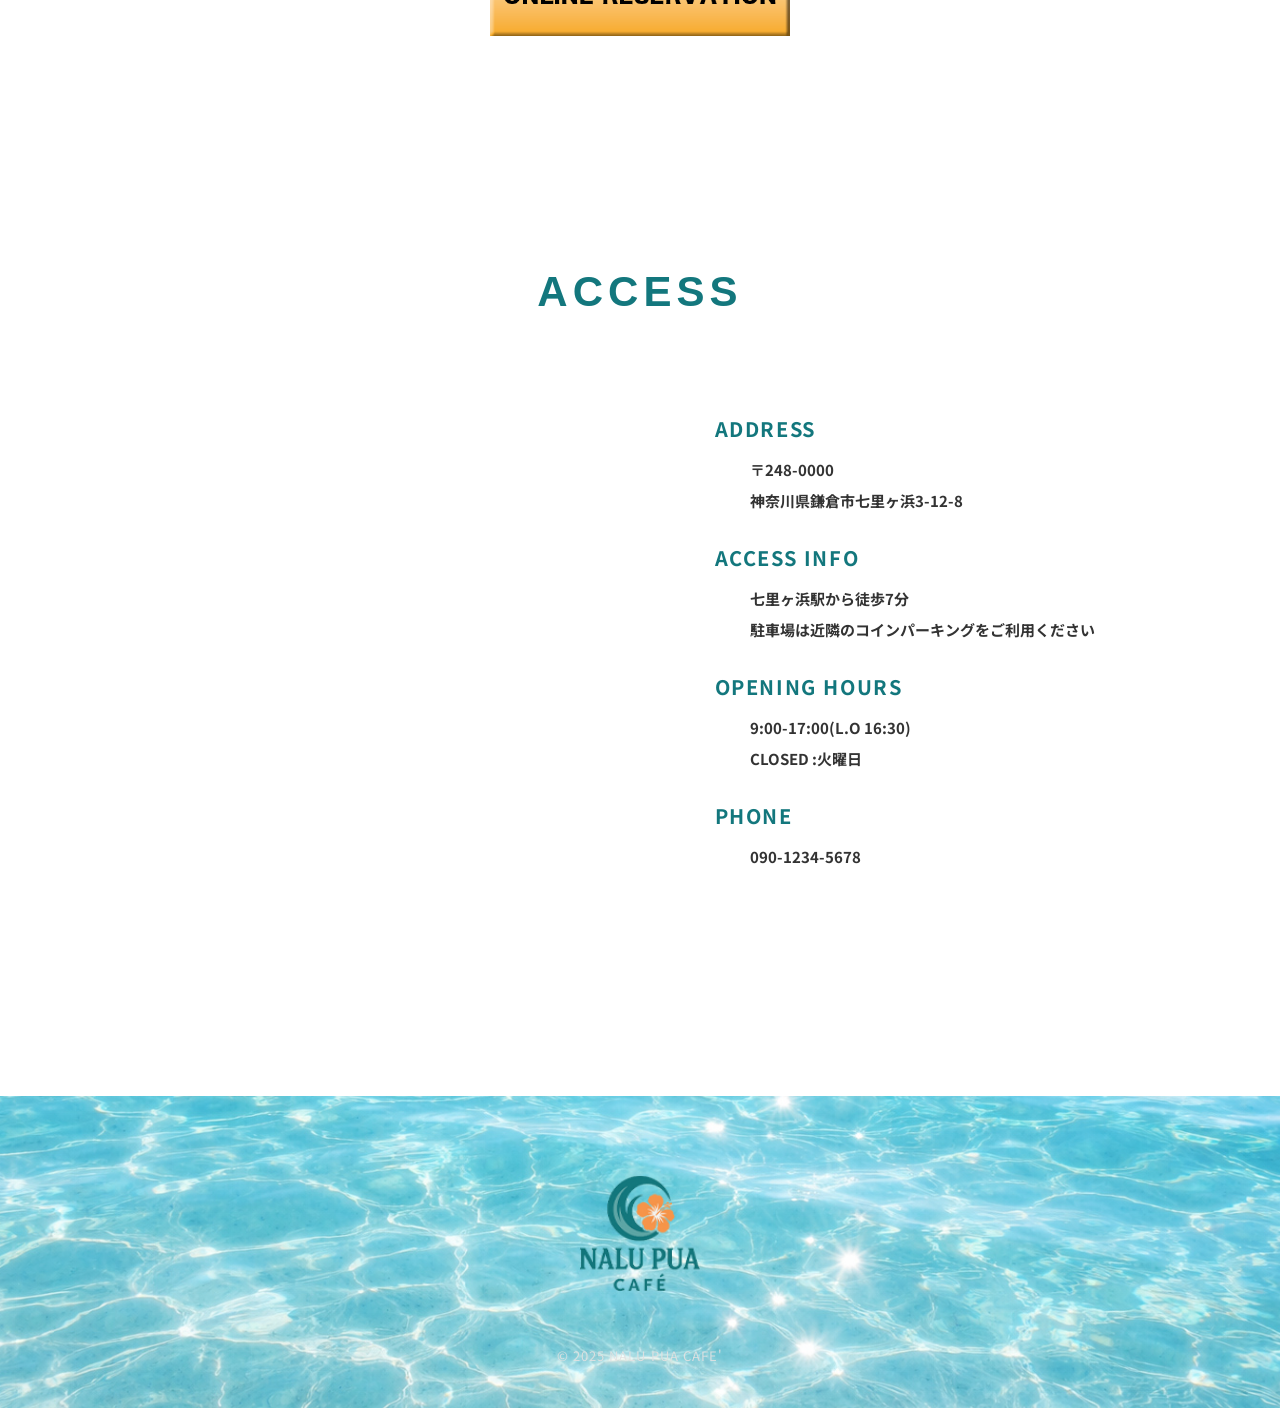
<file: works/nalu/index.html>
<!DOCTYPE html>
<html lang="ja">
<head>
    <meta charset="UTF-8">
    <meta name="viewport" content="width=device-width, initial-scale=1.0">
    <link rel="stylesheet" href="common/css/style.css">
    <link href="https://fonts.googleapis.com/css2?family=M+PLUS+1p:wght@400;600;700&family=Noto+Sans+JP:wght@300;400;500;700&display=swap" rel="stylesheet">

    <title>NALU PUA CAFE'</title>
</head>
<body>
    <header>
        <div id="header_top">
            <div id="logo">
                <a href="#"><img src="common/images/logo.png" alt="logo"></a>
            </div>
            <div id="header_sub">
                <div id="instagram">
                    <a href="#"><img src="common/images/Instagram.png" alt="Instagram"></a>
                </div>
                <div id="x">
                    <a href="#"><img src="common/images/x.png" alt="x"></a>
                </div>
                <div id="yoyakubotan">
                    <a href="#"><img src="images/yoyaku_botan.png" alt="予約ボタン"></a>
                </div>
            </div>
         </div>
        <nav id="gNavi">
            <ul>
                <li><a href="#">ABOUT</a></li>
                <li><a href="#">MENU</a></li>
                <li><a href="#">RESERVATION</a></li>
                <li><a href="#">ACCESS</a></li>
            </ul>
        </nav>
    </header>
    <button id="hamburger" class="hamburger" type="button" aria-label="メニューを開く">
        <span></span>
        <span></span>
        <span></span>
    </button>
    <nav class="spMenu" aria-label="Mobile menu">
      <div class="spMenu_overlay" aria-hidden="true"></div>
      <div class="spMenu_panel">
      <button class="spMenu_close" type="button" aria-label="Close menu">x</button>

        <ul class="spMenu_list">
            <li><a  class="spMenu_link" href="#about">ABOUT</a></li>
            <li><a  class="spMenu_link" href="#menu">MENU</a></li>
            <li><a  class="spMenu_link spMenu_link--cta" href="#">ONLINE RESERVATION</a></li>
            <li><a class="spMenu_link" href="#access">ACCESS</a></li>
            <li><a class="spMenu_link" href="#home">HOME</a></li>
        </ul>
        <div class="spMenu_sns">
            <a  class="spMenu_snsLink" href="#" target="_blank"><img src="common/images/Instagram.png" alt="Instagram"></a>
            <a class="spMenu_snsLink" href="#" target="_blank"><img src="common/images/x.png" alt="X"></a>
        </div>
        </div>
    </nav>
    <main>
       <div id="mainPohot">
        <h1><img src="images/main.jpg" alt="NALU PUA CAFE'photo"></h1>
       </div>
      <section id="about">
        <h2 class="title_style">ABOUT</h2>
        <div id="about_Inner">
            <div id="about_photo"><img src="images/about.jpg" alt="cafe 外観"></div>
       
      <div id="about_p">
        <div id="about_text1" class="about_text">
            <p>海を眺めると、なぜか気持ちが整っていく。</p>
            <p>花の香りに触れると、心が軽くなる。</p>
            <p>そんな小さな幸せを届けたくて</p>
            <p>NALU PUA CAFE'は生まれました。</p>
        </div>
        <div id="about_text2" class="about_text">
            <p>Nalu(波)とPua(花)という、ハワイの言葉が持つ柔らかな響きのようにこの場所が”A gentle escape"
               ささやかな逃避と心の余白を生む空間でありたいと願っています。</p>
        </div>
        <div id="about_text3" class="about_text">
            <p>こだわりのスイーツやドリンクとともに、あなたが自分らしくいられる穏やかな時間をゆっくりと味わってください。</p>
        </div>
      </div>
    </div>
      </section>
      <section id="menu">
        <h2 class="title_style">PICKUP MENU</h2>
           <ul id="menu_Inner">
            <li>
                <div class="menu_card">
                <img src="images/cafe.jpg" alt="カフェラテ" class="menu_img">
            <h3 class="menu_name">Cafe' Latte</h3>
            <h3 class="menu_name">カフェラテ</h3>
            <div class="menu_text">
                <p>こだわりの豆を丁寧に抽出し、<br>
                きめ細やかなミルクで仕上げた一杯。
                <p>やさしい泡で描く、小さなアート。</p>
            </div>
            </div>
            </li>
            <li>
                <div class="menu_card">
                <img src="images/pancake.jpg" alt="パンケーキ" class="menu_img">
            <h3 class="menu_name">Souffle' Pancakes</h3>
            <h3 class="menu_name">スフレパンケーキ</h3>
            <div class="menu_text">
                <p>ふわふわ食感のスフレパンケーキに、<br>
                   季節のフルーツと生クリームを添えて。</p>
                <p>南国のやさしい甘さが広がる<br>
                <p>癒しのパンケーキ。</p>
            </div>
            </div>
            </li>
            <li>
                <div class="menu_card">
                <img src="images/asaii.jpg" alt="アサイーボウル" class="menu_img">
            <h3 class="menu_name">Acai Bowl</h3>
            <h3 class="menu_name">アサイーボウル</h3>
            <div class="menu_text">
                <p>濃厚なアサイーに新鮮なフルーツを贅沢に。</p>
                <p>すっきりとした甘さで、ヘルシーな一品。</p>
            </div>
            </div>
            </li>
           </ul>
           <div id="menu_botan">
            <a href="#"><img src="images/more_botan.png" alt="もっと見るボタン"></a>
           </div>
      </section>
      <section id="reservation">
        <h2 class="title_style">RESERVATION</h2>
        <div id="reservation_Inner">
            <p>ー ご予約について ー</p>
        </div>
        <div id="reservation_text">
            <p>NALU PUA CAFE'では、ゆったりとした時間をお過ごしいただくために一部の席を事前予約制としております。</p>
            <p>ご希望の日時がございましたら下記オンラインでご予約いただけます。どうぞお気軽にご利用ください。</p>
            <p>※混雑が予想される土・日・祝日は、早めのご予約をおすすめしております。</p>
        </div>
        <div id="online_reservation_botan">
            <a href="#"><img src="images/online_yoyaku_botan.png" alt="オンライン予約ボタン"></a>
        </div>
      </section>
      <section id="access">
        <h2 class="title_style">ACCESS</h2>
        <div id="access_Inner">
            <div id="access_map">
                <!-- <img src="images/googlemap.png" alt="マップ"></div> -->
                <iframe src="https://www.google.com/maps/embed?pb=!1m18!1m12!1m3!1d3255.4741899968767!2d139.5478388764412!3d35.319044499783864!2m3!1f0!2f0!3f0!3m2!1i1024!2i768!4f13.1!3m3!1m2!1s0x601845c22a4f73df%3A0xc7e93a3e84fb0e0e!2z6Y6M5YCJ6aeF!5e0!3m2!1sja!2sjp!4v1769000767500!5m2!1sja!2sjp" style="border:0;" allowfullscreen="" loading="lazy" referrerpolicy="no-referrer-when-downgrade"></iframe>
            </div>
                <div id="access_text">
                <h3 class="access_1">ADDRESS</h3>
                <div class="access_2">
                    <p>〒248-0000</p>
                    <p>神奈川県鎌倉市七里ヶ浜3-12-8</p>
                </div>
                <h3 class="access_1">ACCESS INFO</h3>
                <div class="access_2">
                    <p>七里ヶ浜駅から徒歩7分</p>
                    <p>駐車場は近隣のコインパーキングをご利用ください</p>
                </div>
                <h3 class="access_1">OPENING HOURS</h3>
                <div class="access_2">
                    <p>9:00-17:00(L.O 16:30)</p>
                    CLOSED :火曜日
                </div>
                <h3 class="access_1">PHONE</h3>
                <div class="access_2">
                    <p>090-1234-5678</p>
                </div>
        </div>
        </div>
      </section>
    </main>
    <footer>
        <div id="footer_Inner">
            <a href="#"><img src="common/images/logo.png" alt="ロゴ" id="footer_logo"></a>
        </div>
        <div id="copyRight">
        <small>&copy; 2025 NALU PUA CAFE'</small>
    </div>
    </footer>
    <script src="common/js/main.js"></script>
</body>
</html>
</file>
<file: css/style.css>
/* リセットCSS */
*{
    margin: 0;
    padding: 0;
    box-sizing: border-box;
}
li{
    list-style: none;
}
img{
    border: none;
    display: block;
    max-width: 100%;
    height: auto;
}
a{
    text-decoration: none;
}


body{
    font-family: "Montserrat",sans-serif;
    line-height: 1.8;
    color: #222;
    background: #fff;
    padding-top: 80px;
}
section{
    padding: 80px 0;
}
.works_inner,
.about_inner,
.contact_inner{
    width: min(1100px,90%);
    margin: 0 auto;
}
/* header */
.header{
    position: fixed;
    top: 0;
    left: 0;
    width: 100%;
    z-index: 1200;
    background: #fff;
    box-shadow: 0 2px 10px rgba(0, 0, 0, 0.06);
}
.header_inner{
    display: flex;
    justify-content: space-between;
    align-items: center;
    padding: 24px 30px;
}
.header_nav{
    margin-left: auto;
}
.header_logo{
    font-size: 20px;
    font-weight: 600;
    letter-spacing: 0.05em;
    color: #222;
    position: relative;
}
.header_logo::after{
    content: "";
    position: absolute;
    left: 0;
    bottom: -4px;
    width: 0;
    height: 1px;
    background: #222;
    transition: 0.3s;
}
.header_logo:hover::after{
    width: 100%;
}
.header_navList{
    display: flex;
    gap: 48px;
}
.header_navLink{
    font-size: 16px;
    font-weight: 500;
    color: #222;
    position: relative;
}
.header_navList,.spMenu_list{
    list-style: none;
    margin: 0;
    padding: 0;
}
/* nav hover */
.header_navLink::after{
    content: "";
    position: absolute;
    left: 0;
    bottom: -4px;
    width: 0;
    height: 1px;
    background: #222;
    transition: 0.3s;
}
.header_navLink:hover::after{
    width: 100%;
}
.header_navLink:hover{
    color: #000;
}
/* ハンバーガーメニュー非表示 */
.header_menuBtn{
    display: none;
}
.spMenu{
    display: none;
}
section{
    padding: 120px 0;
}
/* FV */

.fv{
    min-height: 100vh;
    background-image: url("../images/main-pc.jpg");
    background-repeat: no-repeat;
    background-size: cover;
    background-position: center;
    display: flex;
    align-items: center;
    padding: 120px 0 80px;
}

.fv_inner{
    width: 90%;
    max-width: 1100px;
    margin: 0 auto;
    text-align: left;
}
.fv_title{
    font-size: 72px;
    font-weight: 700;
    line-height: 1.1;
    letter-spacing: 0.08em;
}
.fv_sub{
    margin-top: 20px;
    font-size: 20px;
    font-weight: 400;
    opacity: 0.8;
    letter-spacing: 0.1em;
}
/* WORKS */
.works_head{
    display: flex;
    align-items: center;
    gap: 24px;
    margin-bottom: 72px;
}
.works_title{
    font-size: 32px;
    font-weight: 600;
    letter-spacing: 0.1em;
    line-height: 1;
}
.works_sub{
    font-size: 14px;
    color: #666;
    line-height: 1;
    white-space: nowrap;
}

.works_head::after{
    content: "";
    display: block;
    flex: 1;
    height: 1px;
    background-color: #666;

    transform: scaleX(0);
    transform-origin: left center;
    transition: transform 1s ease;
}
.works.is-show .works_head::after{
    transform: scaleX(1);
}
/* 作品一覧 */
.works_list{
    display: flex;
    flex-direction: column;
    gap: 96px;
}
/* １作品目 */
.work{
    display: flex;
    align-items: center;
    justify-content: space-between;
    gap: 48px;

    opacity: 0;
    transform: translateY(24px);
    transition: opacity 0.8s ease, transform 0.8s ease;
}
.work.is-show{
    opacity: 1;
    transform: translateY(0);
}
/* ２作品目だけ左右反転 */
.work.reverse{
    flex-direction: row-reverse;
}
/* 画像 */
.work_img{
    width: 58%;
    flex-shrink: 0;
    display: block;
    position: relative;
    overflow: hidden;
}
.work_img img{
    width: 100%;
    height: auto;
    display: block;
    transition: opacity 0.3s ease,transform 0.3s ease;
}
.work_img:hover img{
    opacity: 0.7;
    transform: scale(1.02);
}

/* テキスト */
.work_body{
    width: 42%;
    max-width: 420px;
}
.work_title{
    font-size: 28px;
    font-weight: 700;
    line-height: 1.4;
    margin-bottom:8px;
}
.work_textSub{
    font-size: 14px;
    color: #666;
    line-height: 1.7;
    margin-bottom: 20px;
}
.wok_text{
    margin-bottom: 20px;
}
.work_text p{
    font-size: 16px;
    line-height: 2;
    color: #333;
}

.work_section{
    margin-top: 18px;
}
.work_sectionTitle{
    font-size: 16px;
    font-weight: 700;
    line-height: 1.8;
    color: #222;
    margin-bottom: 6px;
}

.work_sectionText p{
    font-size: 16px;
    line-height: 2;
    color: #333;
}
.work_meta{
    margin-top: 22px;
    margin-bottom: 22px;
}
.work_meta li{
    font-size: 14px;
    line-height: 2;
    color: #333;
}


.work_link:hover::after{
    transform: scaleX(1);
}

/* バナー */
.works_category{
    display: flex;
    align-items: center;
    gap: 16px;
  font-size: 22px;
  font-weight: 800;
  margin: 88px 0 40px;
  margin-bottom: 48px;
  letter-spacing: 0.04em;
}
.works_category::after{
    content: "";
    display: block;
    flex: 1;
    height: 1px;
    background: #333;
}
.banner_grid{
    display: grid;
    grid-template-columns: repeat(3,1fr);
    gap: 48px 40px;
}
.banner_card{
    display: flex;
    flex-direction: column;
}
.banner_cardImg{
    margin-bottom: 20px;
}
.banner_cardImg img{
    width: 100%;
    display: block;
    border: 1px solid #eee;
}
.banner_cardBody{
    text-align: left;
}
.banner_cardTitle{
    font-size: 20px;
    font-weight: 700;
    line-height: 1.5;
    margin-bottom: 6px;
    color: #222;
}
.banner_cardSub{
    font-size: 12px;
    color: #666;
    line-height: 1.6;
    margin-bottom: 12px;
}
.banner_cardText{
    font-size: 14px;
    line-height: 1.9;
    color: #333;
}


/* ABOUT */
.about{
    padding: 100px 0 120px;
}
.about_head{
    display: flex;
    align-items: center;
    gap: 24px;
    margin-bottom: 72px;
}
.about_title{
    font-size: 32px;
    font-weight: 600;
    letter-spacing: 0.1em;
    line-height: 1;
}
.about_sub{
    font-size: 12px;
    color: #666;
    line-height: 1;
    white-space: nowrap;
}
.about_head::after{
    content: "";
    display: block;
    flex: 1;
    height: 1px;
    background-color: #999;

    transform: scaleX(0);
    transform-origin: left center;
    transition: transform 1s ease;
}
.about.is-show .about_head::after{
    transform: scaleX(1);
}
.about_body{
    max-width: 600px;
}
/* 画像と本文 */
.about_content{
    display: flex;
    align-items: flex-start;
    justify-content: space-between;
    gap: 56px;
}

/* 画像 */
.about_img{
    width: 33%;
    flex-shrink: 0;
}
.about_img img{
    width: 100%;
    height: auto;
    display: block;
    border-radius: 10px;
    box-shadow: 0 14px 32px rgba(0, 0, 0, 0.6);
}
/* 右の本文 */
.about_name{
    font-size: 26px;
    font-weight: 600;
    line-height: 1.4;
    margin-bottom: 6px;
}
.about_nameSub{
    font-size: 12px;
    color: #666;
    letter-spacing: 0.1em;
    margin-bottom: 24px;
}

/* テキスト */
.about_text{
    margin-bottom: 28px;
}
.about_text p{
    font-size: 16px;
    line-height: 2.1;
    color: #333;
}

.about_list{
    display: flex;
    flex-direction: column;
    gap: 4px;
}
.about_list li{
    font-size: 14px;
    line-height: 2;
    color: #333;
}

/* CONTACT */
.contact{
    padding: 100px 0 120px;
}
.contact_head{
    display: flex;
    align-items: center;
    gap: 24px;
    margin-bottom: 72px;
}

.contact_title{
    font-size: 32px;
    font-weight: 600;
    letter-spacing: 0.1em;
}
.contact_sub{
    font-size: 12px;
    color: #666;
}
.contact_head::after{
    content: "";
    flex: 1;
    height: 1px;
    background-color: #999;
    transform: scaleX(0);
    transform-origin: left;
    transition: transform 1s ease;
}
.contact.is-show .contact_head::after{
    transform: scaleX(1);
}
/* 本文 */
.contact_body{
    text-align: center;
}
.contact_text{
    font-size: 15px;
    line-height: 2.2;
    margin-bottom: 40px;
    color: #333;
}
/* ボタン */

.contact_btn{
    display: inline-block;
    padding: 16px 40px;
    font-size: 14px;
    letter-spacing: 0.08em;
    border-radius: 30px;
    border: 1px solid rgba(0, 0, 0, 0.25);
    color: #333;
    position: relative;
    overflow: hidden;
    background: linear-gradient(
        135deg,
        rgba(255,255,255,0.95) 0%,
       rgba(255,255,255,0.88) 35%,
       rgba(187,215,245,0.45) 55%,
       rgba(213,189,240,0.45) 70%,
       rgba(251,252,224,0.45) 85%,
       rgba(134,238,183,0.45) 100%
    );
    transition: transform 0.3s ease,transform 0.3s ease;
}

.contact_btn:hover{
    transform: translateY(-3px);
    box-shadow: 0 10px 24px rgba(0, 0, 0, 0.10);
}

/* FOOTER */
.footer{
    padding: 40px 0 32px;
    border-top: 1px solid #e5e5e5;
}
.footer_copy{
    font-size: 10px;
    color: #666;
    text-align: center;
    letter-spacing: 0.08em;
}








/* メデイアクエリ：sp版 */
@media (max-width: 768px) {
    .header {
        position: fixed;
        top: 0;
        left: 0;
        width: 100%;
        height: 80px; 
        background: #fff;
        z-index: 1200;
        box-shadow: 0 2px 10px rgba(0, 0, 0, 0.06);
    }
    body {
        padding-top: 80px; 
    }

    section {
        padding: 60px 0;
    }

    .works_inner,
    .about_inner,
    .contact_inner {
        width: 90%;
    }
    
    .header_inner {
        height: 100%;
        width: 100%; 
        padding: 0 30px;
        display: flex;
        justify-content: space-between;
        align-items: center;
    }

    .header_logo {
        font-size: 18px; 
        line-height: 1;
        margin: 0;
    }

    .header_nav {
        display: none; /* PC用ナビを隠す */
    }

    /* ハンバーガーメニューボタン */
    .header_menuBtn {
        display: block;
        width: 30px;
        height: 20px;
        position: relative;
        background: none;
        border: none;
        cursor: pointer;
        z-index: 1201; 
        flex-shrink: 0;
    }

    .header_menuLine {
        position: absolute;
        left: 0;
        width: 100%;
        height: 2px;
        background: #222;
        transition: transform 0.3s ease, opacity 0.3s ease, top 0.3s ease, bottom 0.3s ease;;
    }

    .header_menuLine:nth-child(1) { 
        top: 0;
     }
    .header_menuLine:nth-child(2) { 
        top: 9px;
     }
    .header_menuLine:nth-child(3) {
         bottom: 0;
         }

    /* 開閉時のアニメーション */
    .header_menuBtn.is-open .header_menuLine:nth-child(1) {
        top: 9px;
        transform: rotate(45deg);
    }
    .header_menuBtn.is-open .header_menuLine:nth-child(2) {
        opacity: 0;
    }
    .header_menuBtn.is-open .header_menuLine:nth-child(3) {
        bottom: 9px;
        transform: rotate(-45deg);
    }

    /* SPメニューパネル */
    .spMenu {
        display: block; 
        position: fixed;
        inset: 0;
        z-index: 1100;
        pointer-events: none;
        visibility: hidden; /* 通常時は隠す */
    }

    .spMenu.is-open {
        pointer-events: auto;
        visibility: visible;
    }

    .spMenu_bg {
        position: absolute;
        inset: 0;
        background: rgba(0, 0, 0, 0.4); /* 背景を少し暗くして分かりやすく */
        opacity: 0;
        transition: opacity 0.3s ease;
    }

    .spMenu.is-open .spMenu_bg {
        opacity: 1;
    }
/* パネル全体 */
    .spMenu_panel {
        position: absolute;
        top: 0;
        right: 0;
        width: 90%;
        max-width: 320px;
        height: 100vh;
        background: #dfeaf7;
        transform: translateX(100%);
        transition: transform 0.3s ease;
        padding: 130px 32px 40px;
    }

    .spMenu.is-open .spMenu_panel {
        transform: translateX(0);
    }
    .spMenu_close{
        display: none;
    }
    .spMenu_closeLine{
        display: none;
    }

    .spMenu_nav{
        text-align: left;
    }

    .spMenu_list {
        display: flex;
        flex-direction: column;
        gap: 24px;
        text-align: center;
    }

    .spMenu_link {
        font-size: 20px;
        font-weight: 500;
        line-height: 1.6;
        color: #222;
        padding: 8px 0;
        display: block;
        text-decoration: none;
    }
    /* メニューが開いてる時は背景スクロールは止める */
    body.is-fixed{
        overflow: hidden;
    }

    /* FV　SP*/
    .fv {
        min-height: 88vh;
        padding: 80px 0;
        background-image: url("../images/main-sp.jpg");
        background-position: center;
        background-size: cover;
        display: flex;
        align-items: center;
    }
    .fv_inner{
        width: 87.2%;
        margin: 0 auto;
        padding-top: 0;
    }

    .fv_title {
        font-size: 38px;
        line-height: 1.15;
        letter-spacing: 0.04em;
    }
    .fv_sub{
        margin-top: 16px;
        font-size: 14px;
        line-height: 1.8;
        letter-spacing: 0.08em;
    }
    /* WORKS SP */
    .works{
        padding: 80px 0;
    }
    .works_inner{
        width: 87.2%;
        margin: 0 auto;
    }
    .works_head{
        display: flex;
        align-items: center;
        gap: 12px;
        margin-bottom: 40px;
    }
    .works_title{
        font-size: 18px;
        font-weight: 600;
        line-height: 1;
        letter-spacing: 0.08em;
    }
    .works_sub{
        font-size: 10px;
        line-height: 1;
        color: #666;
        white-space: nowrap;
    }
    .works_head::after{
        content: "";
        display: block;
        flex: 1;
        height: 1px;
        background-color: #999;
    }

    /* 作品一覧 */
    .works_list{
        display: flex;
        flex-direction: column;
        gap: 80px;
    }

    .work,
    .work.reverse{
        display: block;
    }
    .work_img{
        width: 88%;
        margin: 0 auto 32px;
        display: block;
    }
    .work_img img{
        width: 100%;
        height: auto;
        display: block;
    }

    .work_body{
        width: 74%;
        line-height: 1.9;
        max-width: none;
        margin: 0 auto;
    }
    /* タイトル */
    .work_title{
        font-size: 16px;
        font-weight: 700;
        line-height: 1.5;
        margin-bottom: 8px;
        word-break: keep-all;
    }
    .work_textSub{
        font-size: 11px;
        color: #666;
        line-height: 1.6;
        margin-bottom: 18px;
    }
    /* 導入文 */
    .wok_text{
        margin-bottom: 20px;
    }
    .work_text p{
        font-size: 11px;
        line-height: 2;
        color: #333;
        word-break: normal;
        overflow-wrap: break-word;
    }

    /* ターゲット・目的・メッセージ */
    .work_section{
        margin-top: 18px;
    }
    .work_sectionTitle{
        font-size: 11px;
        font-weight: 700;
        line-height: 1.8;
        margin-bottom: 6px;
    }
    .work_sectionText p{
        font-size: 11px;
        line-height: 1.9;
        color: #333;
        word-break: normal;
        overflow-wrap: break-word;
    }

    /* 使用技術など */
    .work_meta{
        margin-top: 22px;
        margin-bottom: 22px;
    }
    .work_meta li{
        font-size: 10px;
        line-height: 1.9;
        color: #333;
    }
    /* リンク */
    .work_link{
        display: flex;
        align-items: center;
        justify-content: center;
        width: fit-content;
        gap: 14px;
        font-size: 11px;
        letter-spacing: 0.05em;
        color: #222;
        margin: 28px auto 0;
        text-decoration: none;
    }
    .work_link::after{
        content: "";
        display: block;
        width: 40px;
        height: 1px;
        background: #222;
        transform: none;
        transition: none;
    }

    /* バナー */
    .works_category{
    font-size: 16px;
    margin: 48px 0 24px;
  }
  .banner_grid{
    grid-template-columns: 1fr;
    gap: 40px;
  }
  .banner_cardTitle{
    font-size: 16px;
    line-height: 1.5;
  }
  .banner_cardSub{
    font-size: 11px;
    margin-bottom: 10px;
  }
 .banner_cardText{
    font-size: 11px;
    line-height: 1.9;
 }
    /* ABOUT SP */
    .about{
        padding: 80px 0;
    }
    .about_inner{
        width: 87.2%;
        margin: 0 auto;
    }
    .about_head{
        display: flex;
        align-items: center;
        gap: 12px;
        margin-bottom: 40px;
    }
    .about_title{
        font-size: 18px;
        font-weight: 600;
        line-height: 1;
        letter-spacing: 0.08em;
    }
    .about_sub{
        font-size: 10px;
        line-height: 1;
        color: #666;
        white-space: nowrap;
    }
    .about_head::after{
        content: "";
        display: block;
        flex: 1;
        height: 1px;
        background-color: #999;
    }
    /* 画像と本文を縦並び */
    .about_content{
        display: block;
    }
    /* 画像 */
    .about_img{
        width: 58%;
        margin: 0 auto 28px;
    }
    .about_img img{
        width: 100%;
        height: auto;
        display: block;
        border-radius: 6px;
        box-shadow: 0 12px 28px rgba(0, 0, 0, 0.6);
    }
    /* 本文 */
    .about_body{
        width: 74%;
        max-width: none;
        margin: 0 auto;
    }
    .about_name{
        font-size: 18px;
        font-weight: 700;
        line-height: 1.5;
        margin-bottom: 6px;
    }

    .about_nameSub{
        font-size: 10px;
        color: #666;
        letter-spacing: 0.08em;
        margin-bottom: 22px;
    }

    /* テキスト */
    .about_text{
        margin-bottom: 20px;
    }
    .about_text p{
        font-size: 11px;
        line-height: 2;
        color: #333;
    }
    .about_list{
        display: flex;
        margin-top: 22px;
        flex-direction: column;
        gap: 4px;
    }
    .about_list li{
        font-size: 10px;
        line-height: 1.9;
        color: #333;
    }
    /* contact　SP */

    .contact{
        padding: 80px 0;
    }
    .contact_inner{
        width: 87.2%;
        margin: 0 auto;
    }
    .contact_head{
        display: flex;
        align-items: center;
        gap: 12px;
        margin-bottom: 40px;
    }
    .contact_title{
        font-size: 18px;
        font-weight: 600;
        line-height: 1;
        letter-spacing: 0.08em;
    }
    .contact_sub{
        font-size: 10px;
        line-height: 1;
        color: #666;
        white-space: nowrap;
    }
    .contact_head::after{
        content: "";
        display: block;
        flex: 1;
        height: 1px;
        background-color: #999;
    }
   /* 本文 */
   .contact_body{
    text-align: center;
   }
   .contact_text{
    font-size: 12px;
    line-height: 2;
    color: #333;
    margin-bottom: 32px;
   }

   /* ボタン */
   .contact_btn{
    display: inline-flex;
    align-items: center;
    justify-content: center;
    width: 100%;
    max-width: 260px;
    padding: 14px 20px;
    margin:  36px 0 auto;
    border-radius: 999px;
    border: 1px solid rgba(0, 0, 0, 0.18);
    font-size: 12px;
    letter-spacing: 0.05em;
    color: #222;
    text-decoration: none;
    background: linear-gradient(
        135deg,
        rgba(255,255,255,0.95) 0%,
       rgba(255,255,255,0.88) 35%,
       rgba(187,215,245,0.45) 55%,
       rgba(213,189,240,0.45) 70%,
       rgba(251,252,224,0.45) 85%,
       rgba(134,238,183,0.45) 100%
    );
    transition: transform 0.3s ease,box-shadow 0.3s ease;
   }
   .contact_btn:hover,
   .contact_btn:focus-visible,
   .contact_btn:active{
    transform: translateY(-3px);
    box-shadow: 0 10px 24px rgba(0, 0, 0, 0.10);
   }
   /* FOOTER SP */
   .footer{
    padding: 40px 0 32px;
    border-top: 1px solid #e5e5e5;
   }
   .footer_inner{
    width: 87.2%;
    margin: 0 auto;
   }
   .footer_copy{
    font-size: 10px;
    line-height: 1.8;
    color: #666;
    text-align: center;
    letter-spacing: 0.05em;
   }
}
</file>
<file: works/aura/common/css/style.css>
@charset "UTF-8";
/*リセットCSSここから*/
*{
	margin: 0;
	padding: 0;
}


li{
	list-style-type: none;
}

img{
	border: none;
	display: block;
}


a{
	text-decoration: none;
}
/*リセットCSSここまで*/

body{
   font-family: "ヒラギノ明朝 ProN","Hiragino Sans", "Hiragino Kaku Gothic ProN", Meiryo, "sans-serif";
   font-size: 18px;
   line-height: 1.5;
 }
 h1, h2, h2, h3, h5, h6{
   font-size: 100%; 
}


#header_top{
	overflow: hidden;
	margin-top: 20px;
}
#logo{
	overflow: hidden;
	margin-bottom: 30px;
	float: left;
}

header #logo a img{
	clear: both;
	float: left;
	margin-top: 10px;
	margin-left: 100px;
	
}
#headerSub{
	float: right;
	width: 160px;
	border-bottom: 3px solid #0e2f8e;
	text-align: center;
	margin-top: 44px;
	margin-right: 12%;
}
#headerSub a{
	color: #0e2f8e;
	font-size: 18px;
	font-weight: 600;
}

#gNavi{
	overflow: hidden;
	text-align: center;
	clear: both;
	width: 92%;
	margin: 0 auto;
}
#gNavi ul{
	margin: 0;
	padding: 0;
	
}
#gNavi ul li{
	display: inline-block;
	width: 18%;
}

/*メイン*/
h1{
	width: 63%;
	margin: 0 auto;
	/* margin-top: 229px; */
}
#main_box{
	background-image: url("../../images/bcmain.png");
	width: 100%;
	height: 100vh;
	display: flex;
	background-repeat: no-repeat;
	background-position: center;
	background-size: cover;
	justify-content: center;
	align-items: center;
	
}
#main_box h1{
	width: auto;
	margin: 0;
}
.title_style{
	border-bottom: 3px solid #0e2f8e;
	width: 33%;
	margin-left: 20px;
	margin-top: 70px;
	margin-bottom: 100px;
}



#about{
	display: block;
    margin: 20px;
	margin: 0 auto;
	width: 71%;
}

#aboutInner{
	display: flex;
	align-items: center;
	justify-content: space-between;
    width: 100%;
	/* margin: 0 auto; */
	}
#aboutText{
	width: 70%;
}
	
#aboutInner img{
	width: 100%;
/*
	height: auto;
	margin-left: 200px
*/
}

#faculty_box{
  display: flex;
  justify-content: space-between;
  align-items: center;
  width: 80%;
  margin: 0 auto;
 margin-top: 30px;
}

.faculty_1{
	font-size: 24px;
	margin-top: 10px;
}
.faculty_2{
	margin-left: 50px;	
	
}

.faculty_3{
	display: block;
	align-items: center;
	font-size: 16px;
	margin-top: 20px;
}
#faculty_fix{
	line-height: 29px;
}
#works1,#works2,#works3{
	width: 65%;
	margin-top: 20px;
	display: flex;
	align-items: center;
	justify-content: space-between;

}
#works2{
	float: right;
}
#works3{
	clear: both;
}
#works1 div,#works2 div,#works3 div{
	width: 53%;
}
#worksbotan{
	margin-right: 100px;
	float: right;
}
#works{
	margin-bottom: 100px;
}
#works_wrapper{
	width: 1000px;
	margin: 0 auto;
}


/* #works1{
	margin-top: 20px;
	display: flex;
}
#works1 div{
	margin: 0 auto;
	margin-top: 70px;
	margin-left: 50px
	
}
#works1 img{
	margin-left: 150px;
}
#works2{
	margin-top: 20px;
	display: flex;
}
#works2 img{
	margin-right: 200px;
}
#works2 div{
	margin: 0 auto;
	margin-left: 850px;
	margin-top: 60px;
}
#works3{
	display: flex;
	
}
#works3 img{
	margin-left: 150px;
}
#works3 div{
	margin: 0 auto;
	margin-top: 70px;
	margin-left: 50px;
}
#worksbotan{
	margin-top: 250px;
	margin-left: 150px;
	margin-right: 30px;
} */
#title_contact{
	margin: 0 auto;
}
#title_contact img{
	margin: 0 auto;
}
#contacttext1{
	font-size: 24px;
	text-align: center;
	margin-top: 35px;
}
#contacttext2{
	font-size: 18px;
	text-align: center;
	margin-top: 50px;
	color: #0e2f8e;
}
#contactInneer{
	display: flex;
	justify-content: space-between;
/*	align-items: center;*/
	width: 50%;
	margin: 0 auto;
	margin-top: 30px;
	
}

#contacttext3{
	text-align: center;
	font-size: 18px;
	margin-top: 50px;
}
#campus a{
	margin-top: 25px;
	display: block;
}
#online a{
	margin-top: 25px;
	display: block;
}
#contact_btn{
	text-align: center;
	margin: 20px auto;
	color: #0e2f8e;
}
#contact_btn p{
	font-size: 18px;
}
#contact_btn a{
	display: block;
	margin: 0 auto;
	margin-top: 30px;
	width: 20%;
}
/*
#contact_btn a{
	text-align: center;
	margin-top: 20px;
}
*/

footer{
	background-color: #0e2f8e;
	width: 100%;
	height: 315px;
}
#footerLogo{
	width: 17%;
	padding-top: 25px;
	margin-left: 3%;
}
#footerNav ul{
	display: flex;
	justify-content: space-between;
	width: 50%;
	margin: 0 auto;
}
#footerNav a{
	color: white;
}
#icon ul{
	display: flex;
	justify-content: flex-end;	
}
#icon li{
	margin-right: 60px;
}
#copyRight{
	color: white;
	float: right;
	margin-top: 20px;
	margin-right: 60px;
}
</file>
<file: works/nalu/common/css/style.css>
@charset "UTF-8";

/* Reset CSS */
*{
    margin: 0;
    padding: 0;
    box-sizing: border-box;
}
img{
    max-width: 100%;
    height: auto;
    display: block;
}
ui,li{
    list-style: none;
}
a{
    text-decoration: none;
    color: initial;
}
/* 基本レイアウト SP */
body{
    font-family: "Noto Sans JP",sans-serif;
    font-weight: 400;
    line-height: 1.7;
    color: #333;
}
section,footer{
    padding: 0 20px;
    margin-top: 32px;
}
header{
    position: fixed;
    top: 0;
    left: 0;
    width: 100%;
    background-color: #fff;
    padding: 6px 20px;
    margin-top: 0;
    box-shadow: 0 2px 6px rgba(0,0,0, 0.6);
    z-index: 1000;
}
main{
    padding-top: 70px;
}

#header_top{
    display: flex;
    justify-content: space-between;
    align-items: center;
}
#header_sub{
    display: none;
}

#logo img{
    width:60px;
}
.hamburger{
    /* width: 32px;
    height: 24px;
    border: none;
    background: none;
    padding: 0;
    cursor: pointer;
    display: inline-flex;
    justify-content: center;
    align-items: center;
    position: relative; */
    width: 32px;
  height: 24px;
  position: relative;
  background: none;
  border: none;
  padding: 0;
  cursor: pointer;
}
.hamburger span{
    position: absolute;
    width: 100%;
    height: 3.5px;
    background-color: #13777d;
    border-radius: 4px;
    left: 0;
}
.hamburger span:nth-child(1){
    top: 0;
}
.hamburger span:nth-child(2){
    top: 50%;
    transform: translateY(-50%);
}
.hamburger span:nth-child(3){
    bottom: 0;
}

.spMenu{
    position: fixed;
    inset: 0;
    z-index: 1000;
    pointer-events: none;

    opacity: 0;
    transition: opacity .2s ease;
}

.spMenu_overlay{
    position: absolute;
    inset: 0;
    background: rgba(0,0,0, 0.2);
    opacity: 0;
    transition: opacity .25s ease;
}
.spMenu .spMenu_overlay{
    opacity: 1;
}
.spMenu_panel{
    position: absolute;
    top: 0;
    right: 0;
    height: 100%;
    width: 50vw;
    max-width: 360px;
    min-width: 280px;
    background: #13777d;
    transform: translateX(100%);
    transition: transform 0.3s ease;
}
.spMenu.is-open{
    pointer-events: auto;
}
.spMenu.is-open .spMenu_overlay{
    opacity: 1;
}
.spMenu.is-open .spMenu_panel{
    transform: translateX(0);
}
.spMenu_close{
   display: none;
    /* position: absolute;
    top: 16px;
    right: 16px;
    width: 44px;
    height: 44px;

    background: none;
    color: #fff;
    font-size: 32px;
    cursor: pointer; */
}
.spMenu_list{
    list-style: none;
    margin: 0;
    padding: 120px 24px 0;
    height: 100%;
    display: flex;
    flex-direction: column;
    justify-content: center;
    gap: 32px;
    text-align: center;
}
.spMenu_link{
    display: block;
    color: #fff;
    text-decoration: none;
    font-size: 32px;
    font-weight: 600;
    letter-spacing: 0.08em;
    white-space: nowrap;
}
 .spMenu_panel .spMenu_link--cta{
    color: #f5b23a;
    font-size: 20px;
    letter-spacing: 0.06em;
}
.spMenu_sns{
    position: absolute;
    left: 0;
    bottom: 80px;
    right: 0;
    display: flex;
    justify-content: center;
    gap: 40px;
}
.spMenu_snsLink img{
    width: 32px;
    height: 32px;
    display: block;
}
.spMenu--close{
    position: absolute;
    top: 24px;
    right: 24px;
    font-size: 32px;
    color: #fff;
    background: none;
    border: none;
    cursor: pointer;
}
.spMenu_list{
    list-style: none;
    padding: 0;
    margin: 0;

    height: 100%;
    display: flex;
    flex-direction: column;
    justify-content: center;
    align-items: center;
    gap: 32px;
    text-align: center;
}
.spMenu_link{
    color: #fff;
    text-decoration: none;
    font-size: 32px;
    font-weight: 600;
    letter-spacing: 0.08em;
    display: block;
    white-space: nowrap;
    text-align: center;
}
.spMenu_sns{
    position: absolute;
    bottom: 80px;
    left: 0;
    right: 0;

    display: flex;
    justify-content: center;
    gap: 40px;
}
.spMenu_snsLink img{
    width: 32px;
    height: 32px;
    display: block;
}
/* ハンバーガーメニュー開いた状態 */
.spMenu.is-open{
    pointer-events: auto;
    opacity: 1;
}
.spMenu.spMenu.is-open .spMenu_overlay{
    opacity: 1;
}
.spMenu.is-open .spMenu_panel{
    transform: translateX(0);
}
.hamburger{
    width: 32px;
    height: 24px;
    position: fixed;

    background: none;
    border: none;
    padding: 0;
    cursor: pointer;
    top:14px;
    right: 20px;
    z-index: 3000;
}
.hamburger span{
    position: absolute;
    left: 0;
    width: 100%;
    height: 3.5px;
    background: #13777d;
    transition: transform 0.3s ease,opacity 0.3s ease;
}
.hamburger.is-open span{
    background-color: #fff;
}
.hamburger span:nth-child(1){top:0}
.hamburger span:nth-child(2){top: 50%; transform: translateY(-50%);}
.hamburger span:nth-child(3){bottom: 0;}

/* Xに変形 */
.hamburger.is-open span:nth-child(1){
    transform: translateY(10px) rotate(45deg);
}
.hamburger.is-open span:nth-child(2){
    opacity: 0;
}
.hamburger.is-open span:nth-child(3){
    transform: translateY(-10px) rotate(-45deg);
}


#gNavi{
    display: none;
}
#mainPohot img{
    width: 100%;
    margin-top: 20px;
}
.title_style{
    font-family: "M PULUS 1p",sans-serif;
    font-weight: 600;
    font-size: 30px;
    letter-spacing: 2px;
    text-align: center;
    margin-top: 50px;
    margin-bottom: 20px;
    color: #13777d;
}
#menu_Inner{
    text-align: center;
}
#menu_Inner li{
    margin-bottom: 32px;
}
.menu_img{
    width: 150px;
    height: 150px;
    object-fit: cover;
    margin: 0 auto;
}
.menu_name{
    font-family: "M PULUS 1p",sans-serif;
    font-weight: 600;
    font-size: 18px;
    color: #13777d;
}
.menu_text{
    font-size: 14px;
    color: #333;
    margin-top: 6px;
    text-align: center;
}
#menu_botan{
    width: 50%;
    display: block;
    margin: 0 auto;
    margin-top: 30px;
}
#about_Inner{
    text-align: center;
}
#about_Inner img{
    width: 80%;
    margin: 0 auto;
}
.about_text{
    text-align: justify;
    font-size: 16px;
    margin-left: 20px;
    margin-right: 20px;
}
#reservation_Inner{
    text-align: center;
    color: #13777d;
    font-size: 20px;
    font-weight: 600;
}
#reservation_text{
    margin-top: 20px;
    margin-left: 20px;
    margin-right: 20px;
    text-align: justify;
    line-height: 2;
}
#online_reservation_botan{
    width: 50%;
    display: block;
    margin: 0 auto;
    margin-top: 30px;
}
#access_map iframe{
    width: 300px;
    margin-top: 10px;
    margin-bottom: 20px;
    display: block;
    margin: 0 auto;
}
.access_1{
    color: #13777d;
    margin-top: 20px;
}
footer{
    margin-top: 60px;
    padding: 40px 20px;
    background-image: url("../../images/footer.jpg");
    background-size: cover;
    background-position: center;
    background-repeat: no-repeat;
    text-align: center;
}
#footer_logo{
    width: 100px;
    display: block;
    margin-top: 10px;
    margin: 0 auto
}
#copyRight{
    margin-top: 50px;
}


/* PC */
@media screen and (min-width:768px) {
/* ハンバーガーとspメニューPC版では見せない */
.spMenu{
    display: none;
}

.hamburger{
    display: none;
}
/* ヘッダー */
#header-top{
    display: flex;
    justify-content: space-between;
    align-items: center;
    width: 80%;
    margin: 0 auto;
}
#logo img{
    width: 90px;
}
#header_sub{
    display: flex;
    align-items: center;
    width: 20%;
    justify-content: space-between;
}
#instagram img,#x img{
    width: 50%;
}
#yoyakubotan img{
    /* 変化をなめらかにする */
    transition:
      transform 0.25s ease,
      box-shadow 0.25s ease,
      filter 0.25s ease;
  }

  #yoyakubotan img:hover{
    /* 少しだけ上に浮かせる */
    transform: translateY(-4px);

    /* 立体感を出す影 */
    box-shadow: 0 8px 20px rgba(0,0,0,0.18);

    /* ほんのり明るく */
    filter: brightness(1.08);
  }
  #header_sub img:hover{
    opacity: 0.75;
  }
  

#gNavi{
    display: block;        /* PCで表示 */
    margin-top: 16px;      /* 上段（logo/SNS）との余白 */
  }

  
  #gNavi ul{
    display: flex;         /* 横並び */
    padding: 0;
    margin: 0;
    list-style: none;

    /* ボックスを均等に分けるため */
    width: 100%;
  }

  
  #gNavi li{
    flex: 1;               
    border: 1px solid #13777d; 
  }

  
  #gNavi a{
    display: flex;               
    align-items: center;         
    justify-content: center;     

    height: 50px;
    /* border: 2px solid;                 */

    font-size: 18px;
    font-weight: 600;
    letter-spacing: 0.08em;
    color: #13777d;
    text-decoration: none;

    transition: background-color 0.2s ease,
                color 0.2s ease;
  }

  /* -------------------------
     hover時の演出
     ------------------------- */
  #gNavi a:hover{
    background-color: #13777d; 
    color: #fff;               
  }
  .title_style{
    font-size: 42px;
    font-weight: 900;
    letter-spacing: 0.12em;
    margin-top: 100px;
    margin-bottom: 64px;
    text-align: center;
  }

  #about{
    max-width: 1100px;
    margin: 0 auto;
    padding-top: 80px;
  }

  #about_Inner{
    display: flex;
    gap: 80px;
    align-items: flex-start;
    align-items: flex-start;
  }
  #about_photo{
    width: 60%;
    
  }
  #about_p{
    width: 40%;
    padding-top: 30px;
    
  }
  #about_photo img{
    width: 100%;
    border-radius: 8%;
    margin: 0 auto;
  }
  .about_text{
    font-size: 18px;
    line-height: 2.2;
    margin: 0 0 24px 0;
    margin-top: 30px;
  }

  #menu{
    max-width: 1100px;
    margin: 0 auto;
    padding-top: 80px;
  }
  #menu_Inner{
    display: grid;
    grid-template-columns: repeat(3,1fr);
    gap: 40px;
    align-items: start;
    text-align: center;
  }
  #menu_Inner li{
    display: flex;
    flex-direction: column;
    height: 100%;
    margin-bottom: 0;
    padding: 24px 16px;
    border: 1px solid rgba(19, 119, 125, 0.25);
    border-radius: 10px;

    transition: transform 0.3s ease,box-shadow 0.3s ease;
    box-shadow: 0 2px 6px rgba(0, 0, 0, 0.15);
  }
  .menu_card{
    display: flex;
    flex-direction: column;
    align-items: center;
  }
  #menu_Inner li:hover{
    transform: translateY(-6px);
    box-shadow: 0 12px 24px rgba(0, 0, 0, 0.12);
  }
  .menu_img{
    width: 200px;
    height: 200px;
    margin: 0 auto 16px;
    object-fit: cover;
    border-radius: 10px;
  }
  .menu_name{
    font-size: 24px;
    margin-bottom: 4px;
  }
  .menu_text{
    font-size: 14px;
    line-height: 1.9;
    margin-top: 12px;
  }
  .menu_card{
    margin-bottom: auto;
  }
  #menu_botan{
    width: 240px;
    margin: 60px auto 0;
  }
  #reservation_Inner{
    text-align: center;
    margin-top: 40px;
    font-size: 24px;
    font-weight: 600;
  }
  #reservation_text{
    text-align: center;
    font-size: 18px;
    line-height: 2.2;
    max-width: 720px;
    margin: 32px auto 0;
    word-break: keep-all;
    line-break: strict;
  }
  #online_reservation_botan{
    display: block;
    width: fit-content;
    margin: 48px auto 0;
    text-align: center;
  }
#online_reservation_botan img{
    width: 300px;
    max-width: 100%;
    height: auto;
    cursor: pointer;
    display: block;
}
#access{
    max-width: 1100px;
    margin: 0 auto;
    padding-top: 120px;
}
#access_Inner{
    display: grid;
    grid-template-columns: 1.1fr 0.9fr;
    gap: 48px;
    align-items: center;
}
#access_map{
    width: 100%;
}
#access_map iframe{
    width: 100%;
    height: 380px;
    border: none;
    display: block;
}
#access_text{
    text-align: left;
}
.access_1{
    font-size: 20px;
    font-weight: 700;
    letter-spacing: 0.08em;
    margin-bottom: 8px;
    padding: 0;
}
.access_2{
    margin-bottom: 24px;
    margin-left: 15px;
    font-size: 15px;
    font-weight: 700;
    padding-left: 20px;
    line-height: 2.1;
}
footer{
    padding: 80px 20px 40px;
    margin-top: 200px;
    text-align: center;
}
#footer_Inner{
    margin-bottom: 32px;
}
#footer_logo{
    width: 120px;
    margin: 0 auto;
    display: block;
}
#copyRight small{
    font-size: 13px;
    letter-spacing: 0.08em;
    color: rgba(225, 225, 225, 0.9);
}









    


}
</file>
